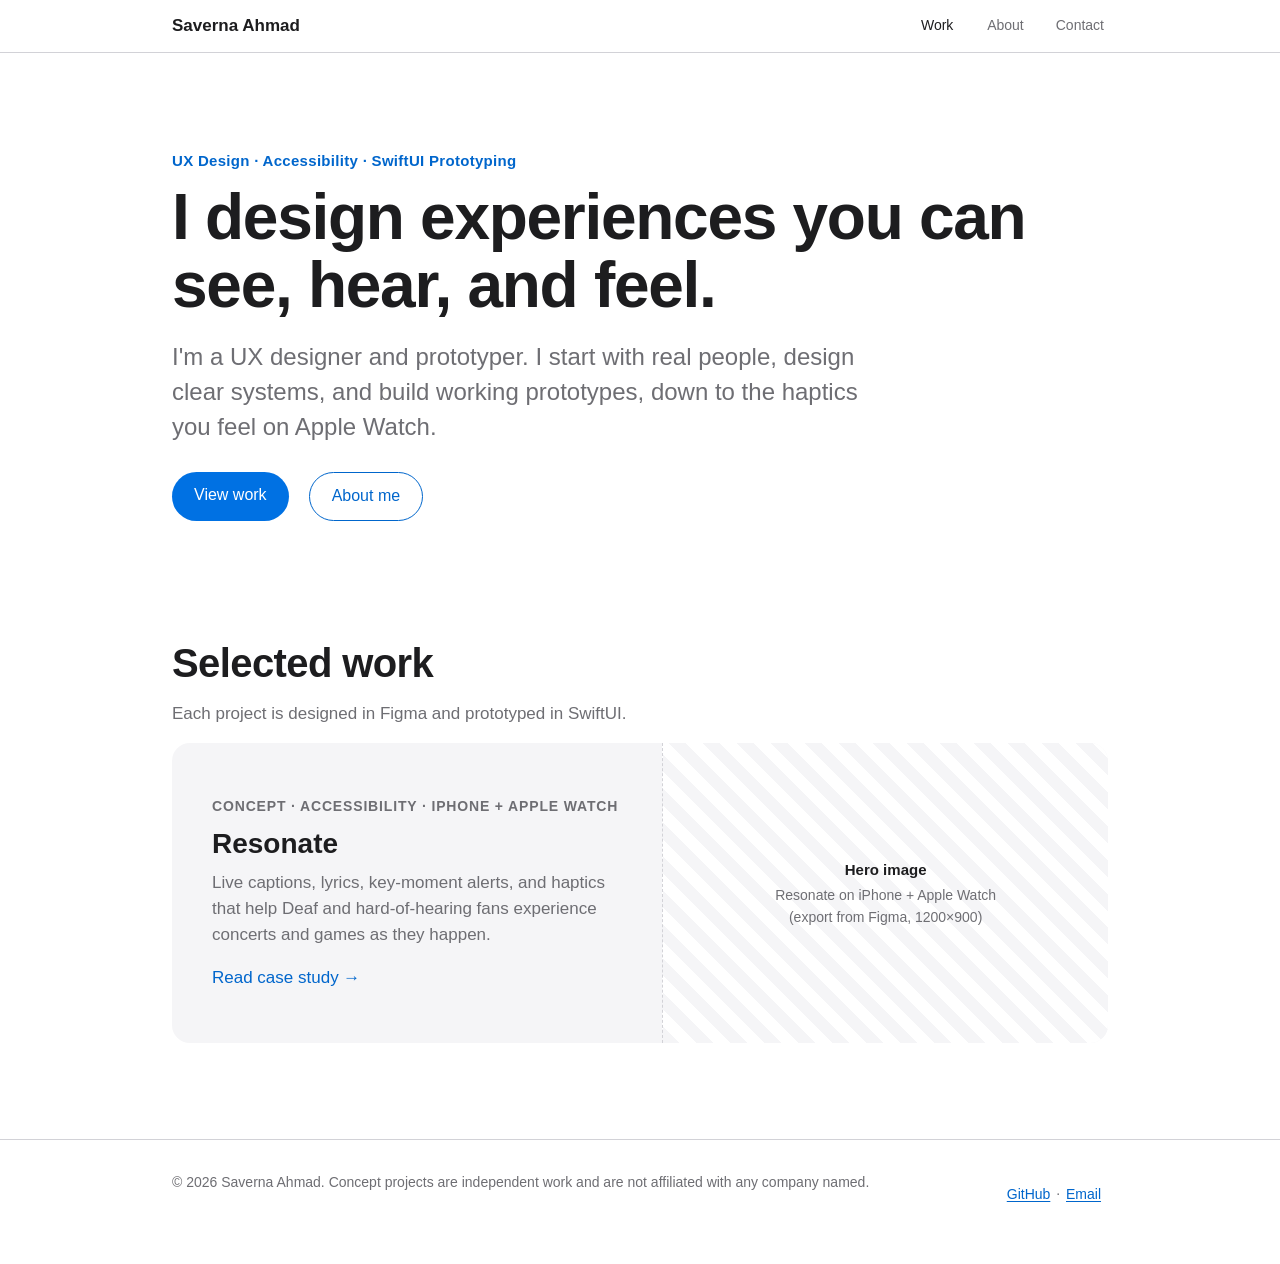
<file: index.html>
<!doctype html>
<html lang="en">
<head>
  <meta charset="utf-8">
  <meta name="viewport" content="width=device-width, initial-scale=1">
  <title>Saverna Ahmad — UX Design & Prototyping</title>
  <meta name="description" content="Portfolio of Saverna Ahmad: accessible, multisensory experiences designed in Figma and prototyped in SwiftUI.">
  <link rel="stylesheet" href="assets/style.css">
</head>
<body>
  <a class="skip" href="#main">Skip to content</a>

  <nav class="nav" aria-label="Main">
    <div class="wrap">
      <a class="name" href="index.html">Saverna Ahmad</a>
      <ul>
        <li><a href="index.html" aria-current="page">Work</a></li>
        <li><a href="about.html">About</a></li>
        <li><a href="mailto:saverna.ahmad@gmail.com">Contact</a></li>
      </ul>
    </div>
  </nav>

  <main id="main">
    <header class="hero">
      <div class="wrap">
        <p class="eyebrow">UX Design · Accessibility · SwiftUI Prototyping</p>
        <h1>I design experiences you can see, hear, and feel.</h1>
        <p class="lead">I'm a UX designer and prototyper. I start with real people, design clear systems, and build working prototypes, down to the haptics you feel on Apple Watch.</p>
        <div class="links">
          <a class="btn" href="#work">View work</a>
          <a class="btn ghost" href="about.html">About me</a>
        </div>
      </div>
    </header>

    <section id="work" aria-labelledby="work-title">
      <div class="wrap">
        <h2 id="work-title">Selected work</h2>
        <p class="soft">Each project is designed in Figma and prototyped in SwiftUI.</p>

        <div class="projects">
          <a class="card" href="resonate.html">
            <div class="info">
              <span class="tag">Concept · Accessibility · iPhone + Apple Watch</span>
              <h3>Resonate</h3>
              <p>Live captions, lyrics, key-moment alerts, and haptics that help Deaf and hard-of-hearing fans experience concerts and games as they happen.</p>
              <span class="more">Read case study →</span>
            </div>
            <div class="visual ph" role="img" aria-label="Image placeholder: Resonate on iPhone and Apple Watch">
              <div><strong>Hero image</strong>Resonate on iPhone + Apple Watch<br>(export from Figma, 1200×900)</div>
            </div>
          </a>
        </div>
      </div>
    </section>
  </main>

  <footer>
    <div class="wrap">
      <span>© 2026 Saverna Ahmad. Concept projects are independent work and are not affiliated with any company named.</span>
      <span><a href="https://github.com/SavernaA">GitHub</a> · <a href="mailto:saverna.ahmad@gmail.com">Email</a></span>
    </div>
  </footer>
  <script src="assets/edit.js"></script>
</body>
</html>
</file>
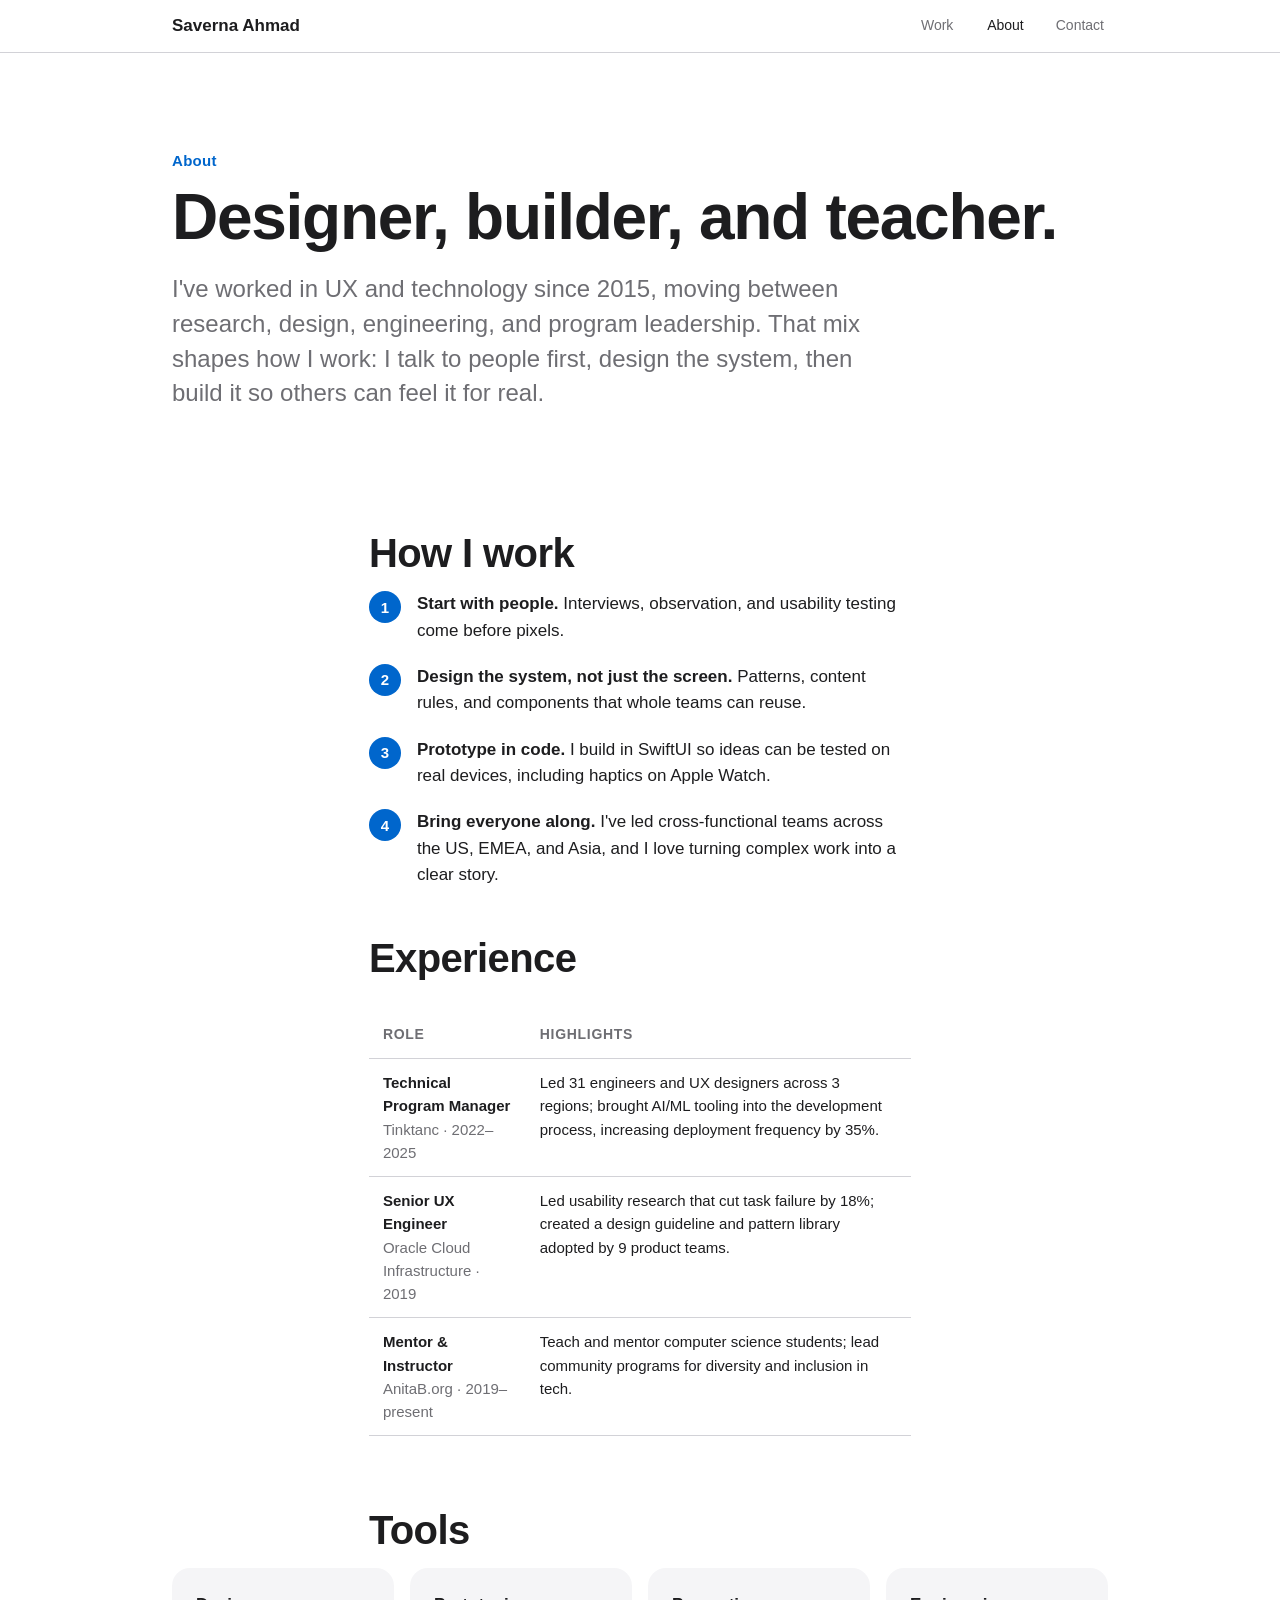
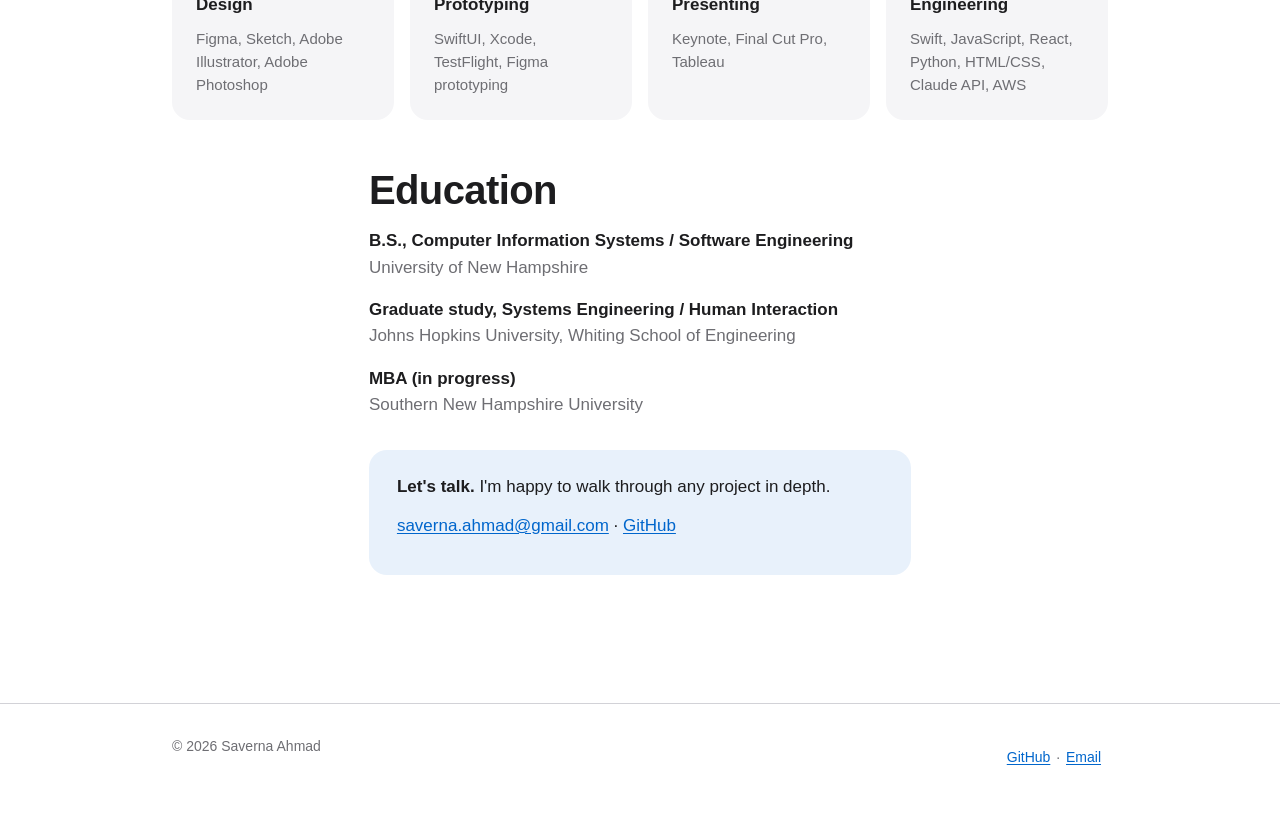
<file: about.html>
<!doctype html>
<html lang="en">
<head>
  <meta charset="utf-8">
  <meta name="viewport" content="width=device-width, initial-scale=1">
  <title>About — Saverna Ahmad</title>
  <meta name="description" content="About Saverna Ahmad, UX designer and prototyper.">
  <link rel="stylesheet" href="assets/style.css">
</head>
<body>
  <a class="skip" href="#main">Skip to content</a>
  <nav class="nav" aria-label="Main">
    <div class="wrap">
      <a class="name" href="index.html">Saverna Ahmad</a>
      <ul>
        <li><a href="index.html">Work</a></li>
        <li><a href="about.html" aria-current="page">About</a></li>
        <li><a href="mailto:saverna.ahmad@gmail.com">Contact</a></li>
      </ul>
    </div>
  </nav>

  <main id="main">
    <header class="hero">
      <div class="wrap">
        <p class="eyebrow">About</p>
        <h1>Designer, builder, and teacher.</h1>
        <p class="lead">I've worked in UX and technology since 2015, moving between research, design, engineering, and program leadership. That mix shapes how I work: I talk to people first, design the system, then build it so others can feel it for real.</p>
      </div>
    </header>

    <section>
      <div class="wrap cs">
        <h2>How I work</h2>
        <ul class="steps">
          <li><strong>Start with people.</strong> Interviews, observation, and usability testing come before pixels.</li>
          <li><strong>Design the system, not just the screen.</strong> Patterns, content rules, and components that whole teams can reuse.</li>
          <li><strong>Prototype in code.</strong> I build in SwiftUI so ideas can be tested on real devices, including haptics on Apple Watch.</li>
          <li><strong>Bring everyone along.</strong> I've led cross-functional teams across the US, EMEA, and Asia, and I love turning complex work into a clear story.</li>
        </ul>

        <h2 style="margin-top:48px">Experience</h2>
        <div class="table-scroll">
          <table>
            <thead><tr><th>Role</th><th>Highlights</th></tr></thead>
            <tbody>
              <tr><td><strong>Technical Program Manager</strong><br><span class="soft">Tinktanc · 2022–2025</span></td><td>Led 31 engineers and UX designers across 3 regions; brought AI/ML tooling into the development process, increasing deployment frequency by 35%.</td></tr>
              <tr><td><strong>Senior UX Engineer</strong><br><span class="soft">Oracle Cloud Infrastructure · 2019</span></td><td>Led usability research that cut task failure by 18%; created a design guideline and pattern library adopted by 9 product teams.</td></tr>
              <tr><td><strong>Mentor &amp; Instructor</strong><br><span class="soft">AnitaB.org · 2019–present</span></td><td>Teach and mentor computer science students; lead community programs for diversity and inclusion in tech.</td></tr>
            </tbody>
          </table>
        </div>
        <!-- TODO: Add or remove roles here so they match your résumé exactly. -->

        <h2 style="margin-top:48px">Tools</h2>
      </div>
      <div class="wrap">
        <div class="skills">
          <div><h3>Design</h3><p>Figma, Sketch, Adobe Illustrator, Adobe Photoshop</p></div>
          <div><h3>Prototyping</h3><p>SwiftUI, Xcode, TestFlight, Figma prototyping</p></div>
          <div><h3>Presenting</h3><p>Keynote, Final Cut Pro, Tableau</p></div>
          <div><h3>Engineering</h3><p>Swift, JavaScript, React, Python, HTML/CSS, Claude API, AWS</p></div>
        </div>
      </div>
      <div class="wrap cs">
        <h2 style="margin-top:48px">Education</h2>
        <p><strong>B.S., Computer Information Systems / Software Engineering</strong><br><span class="soft">University of New Hampshire</span></p>
        <p><strong>Graduate study, Systems Engineering / Human Interaction</strong><br><span class="soft">Johns Hopkins University, Whiting School of Engineering</span></p>
        <p><strong>MBA (in progress)</strong><br><span class="soft">Southern New Hampshire University</span></p>

        <div class="callout">
          <p><strong>Let's talk.</strong> I'm happy to walk through any project in depth. <a href="mailto:saverna.ahmad@gmail.com">saverna.ahmad@gmail.com</a> · <a href="https://github.com/SavernaA">GitHub</a></p>
          <!-- TODO: Add a link to your résumé PDF here, e.g. <a href="assets/Saverna_Ahmad_Resume.pdf">Résumé (PDF)</a> -->
        </div>
      </div>
    </section>
  </main>

  <footer>
    <div class="wrap">
      <span>© 2026 Saverna Ahmad</span>
      <span><a href="https://github.com/SavernaA">GitHub</a> · <a href="mailto:saverna.ahmad@gmail.com">Email</a></span>
    </div>
  </footer>
  <script src="assets/edit.js"></script>
</body>
</html>
</file>
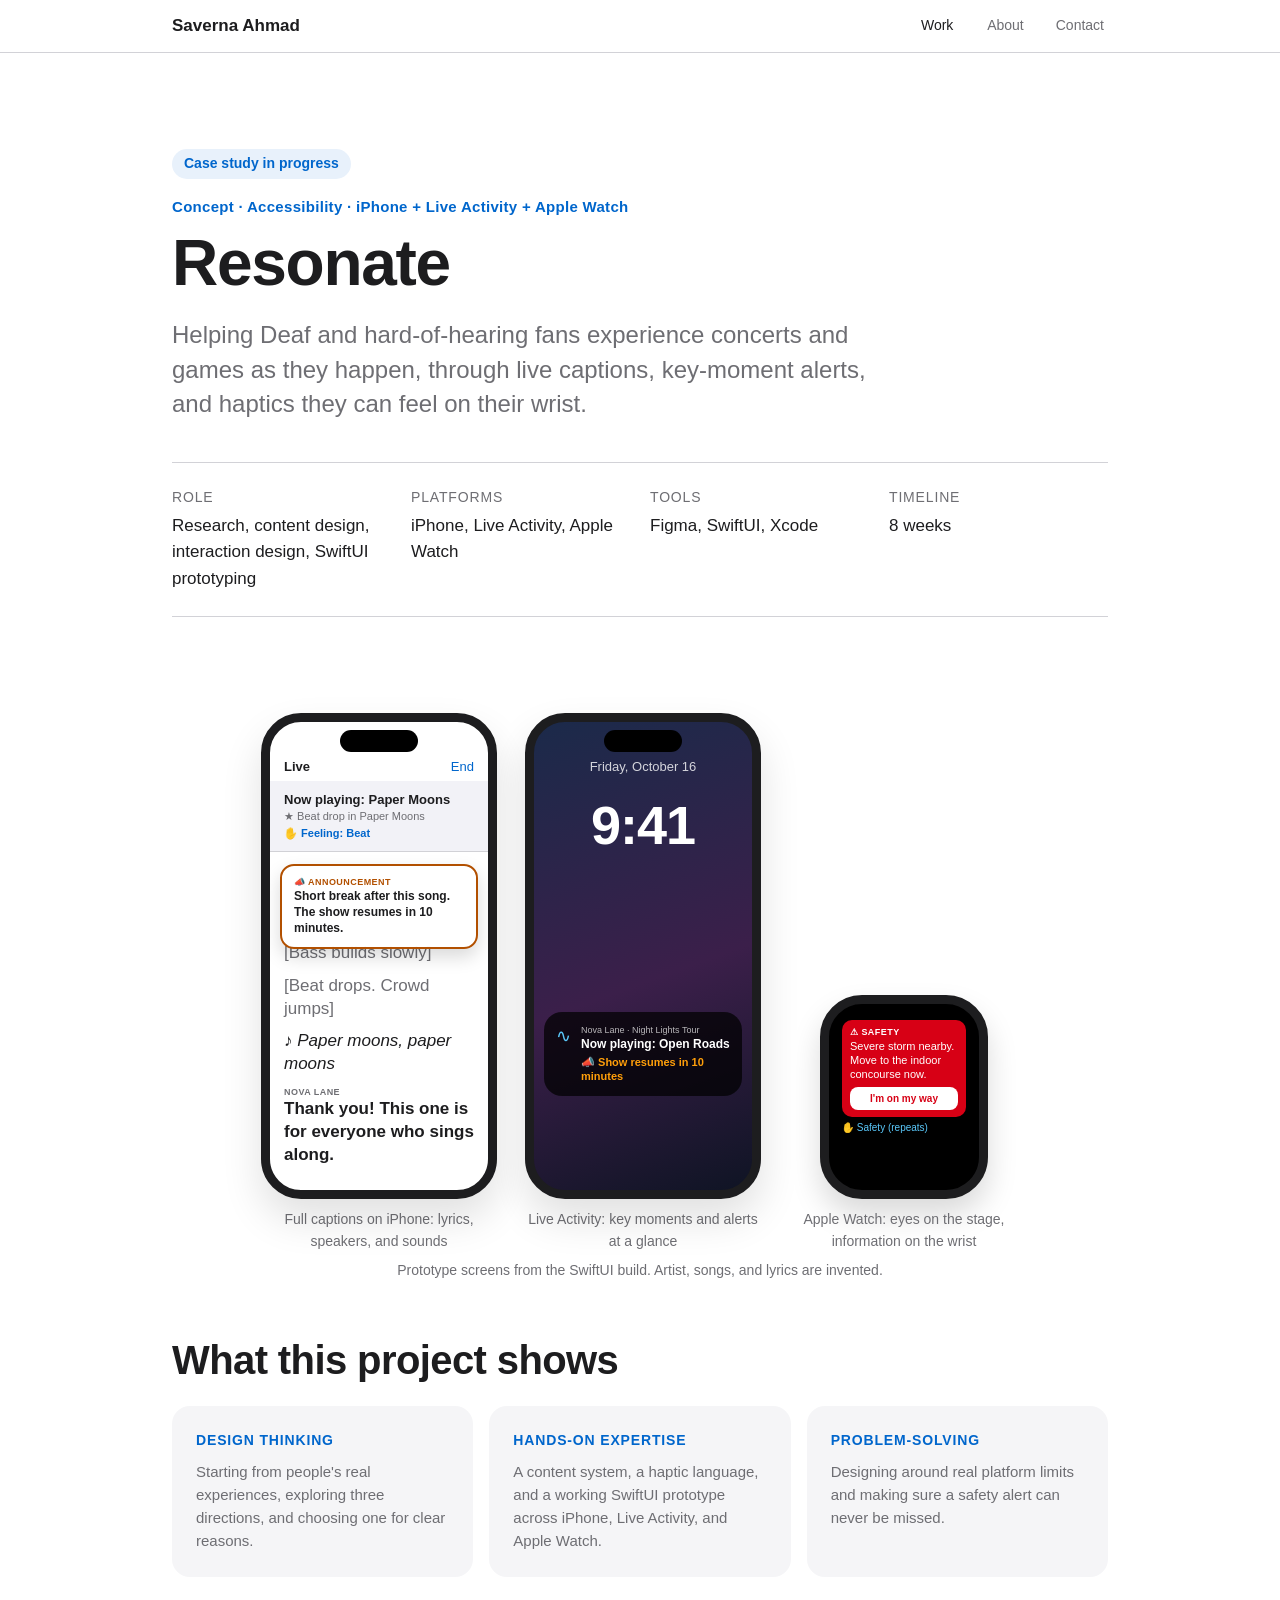
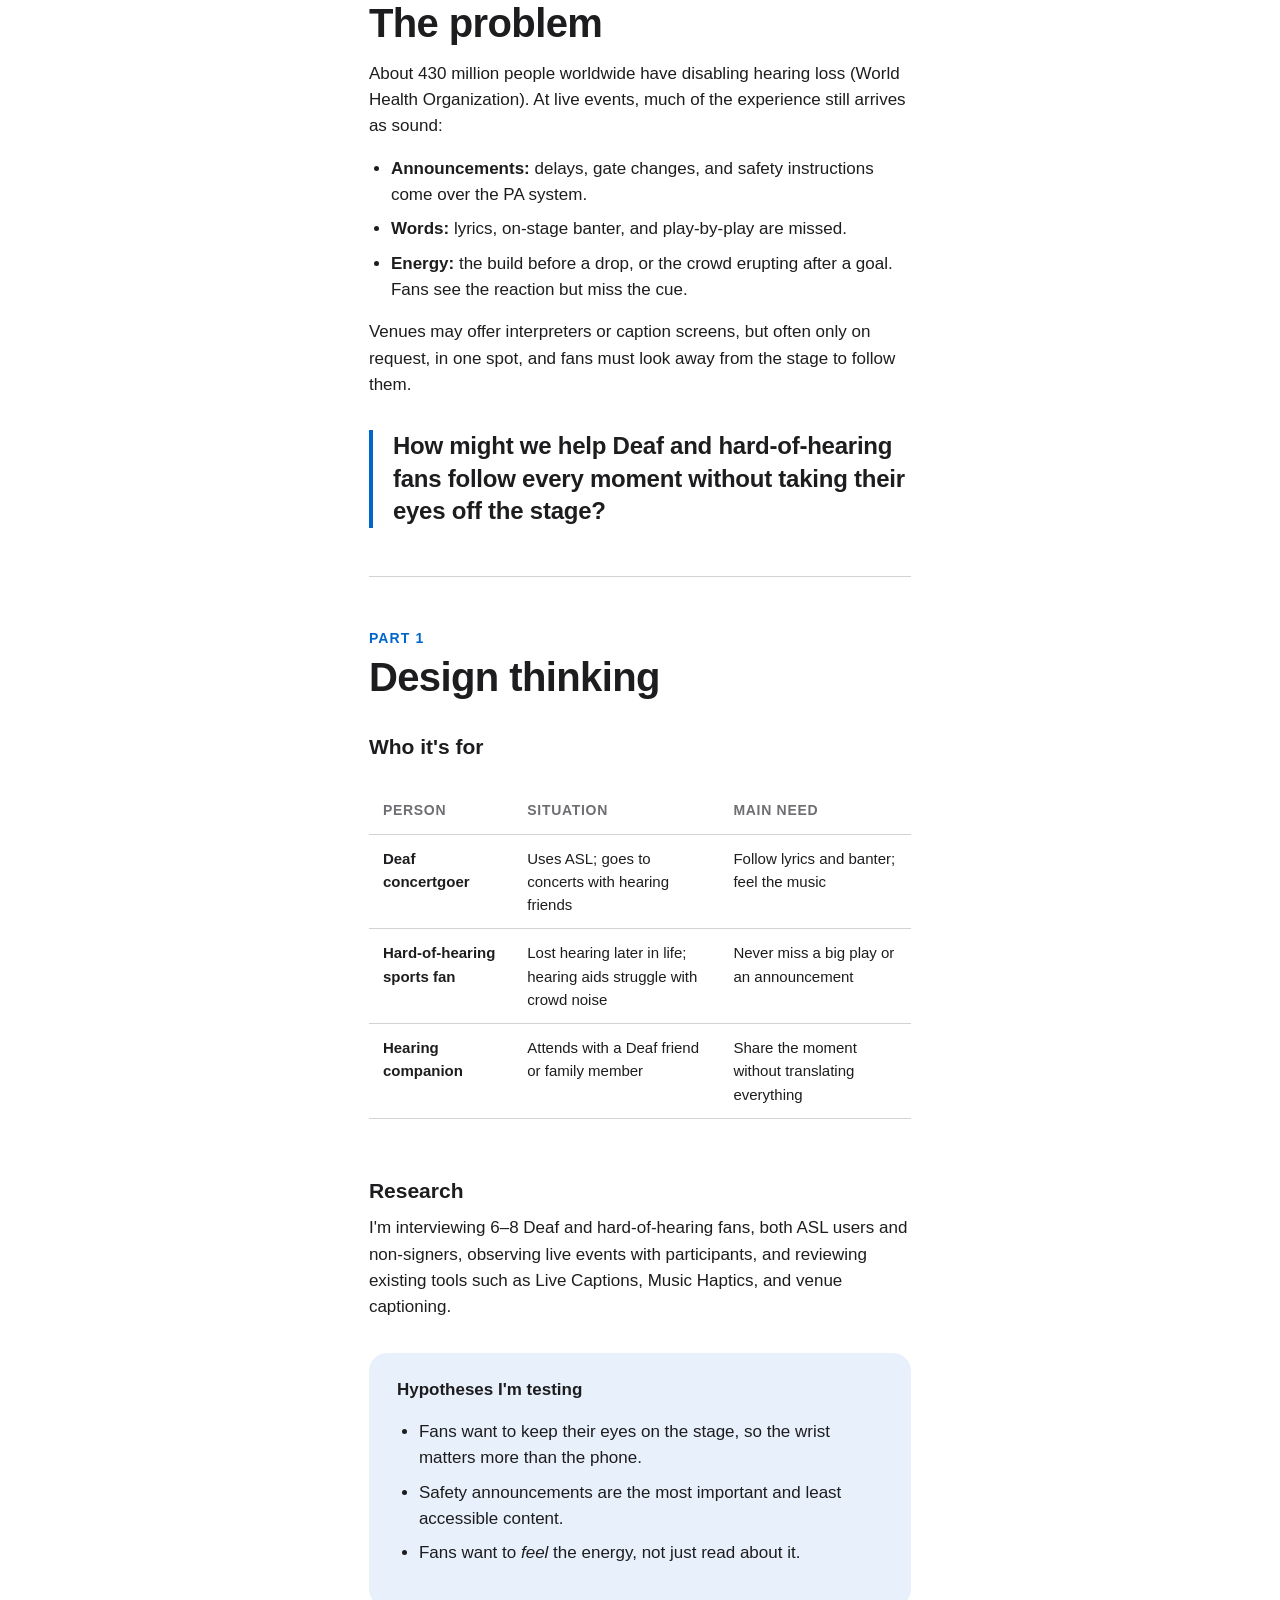
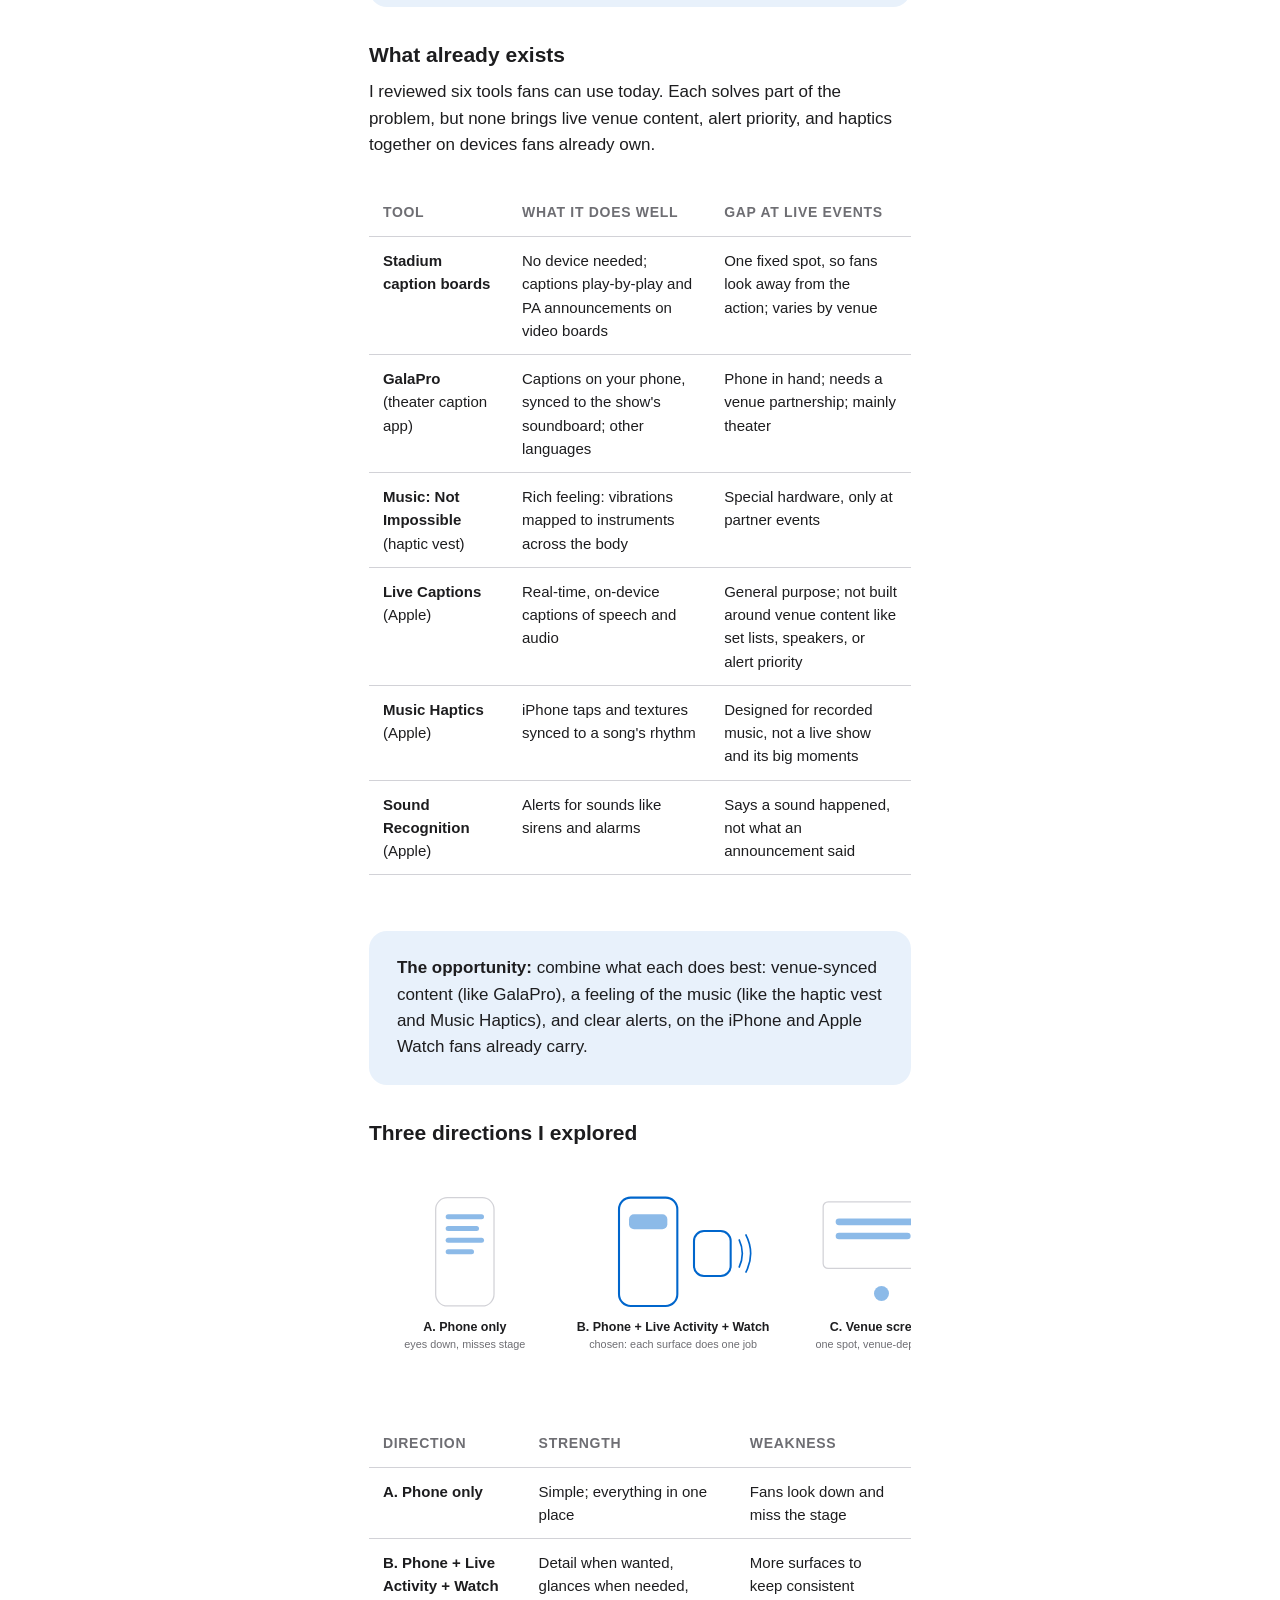
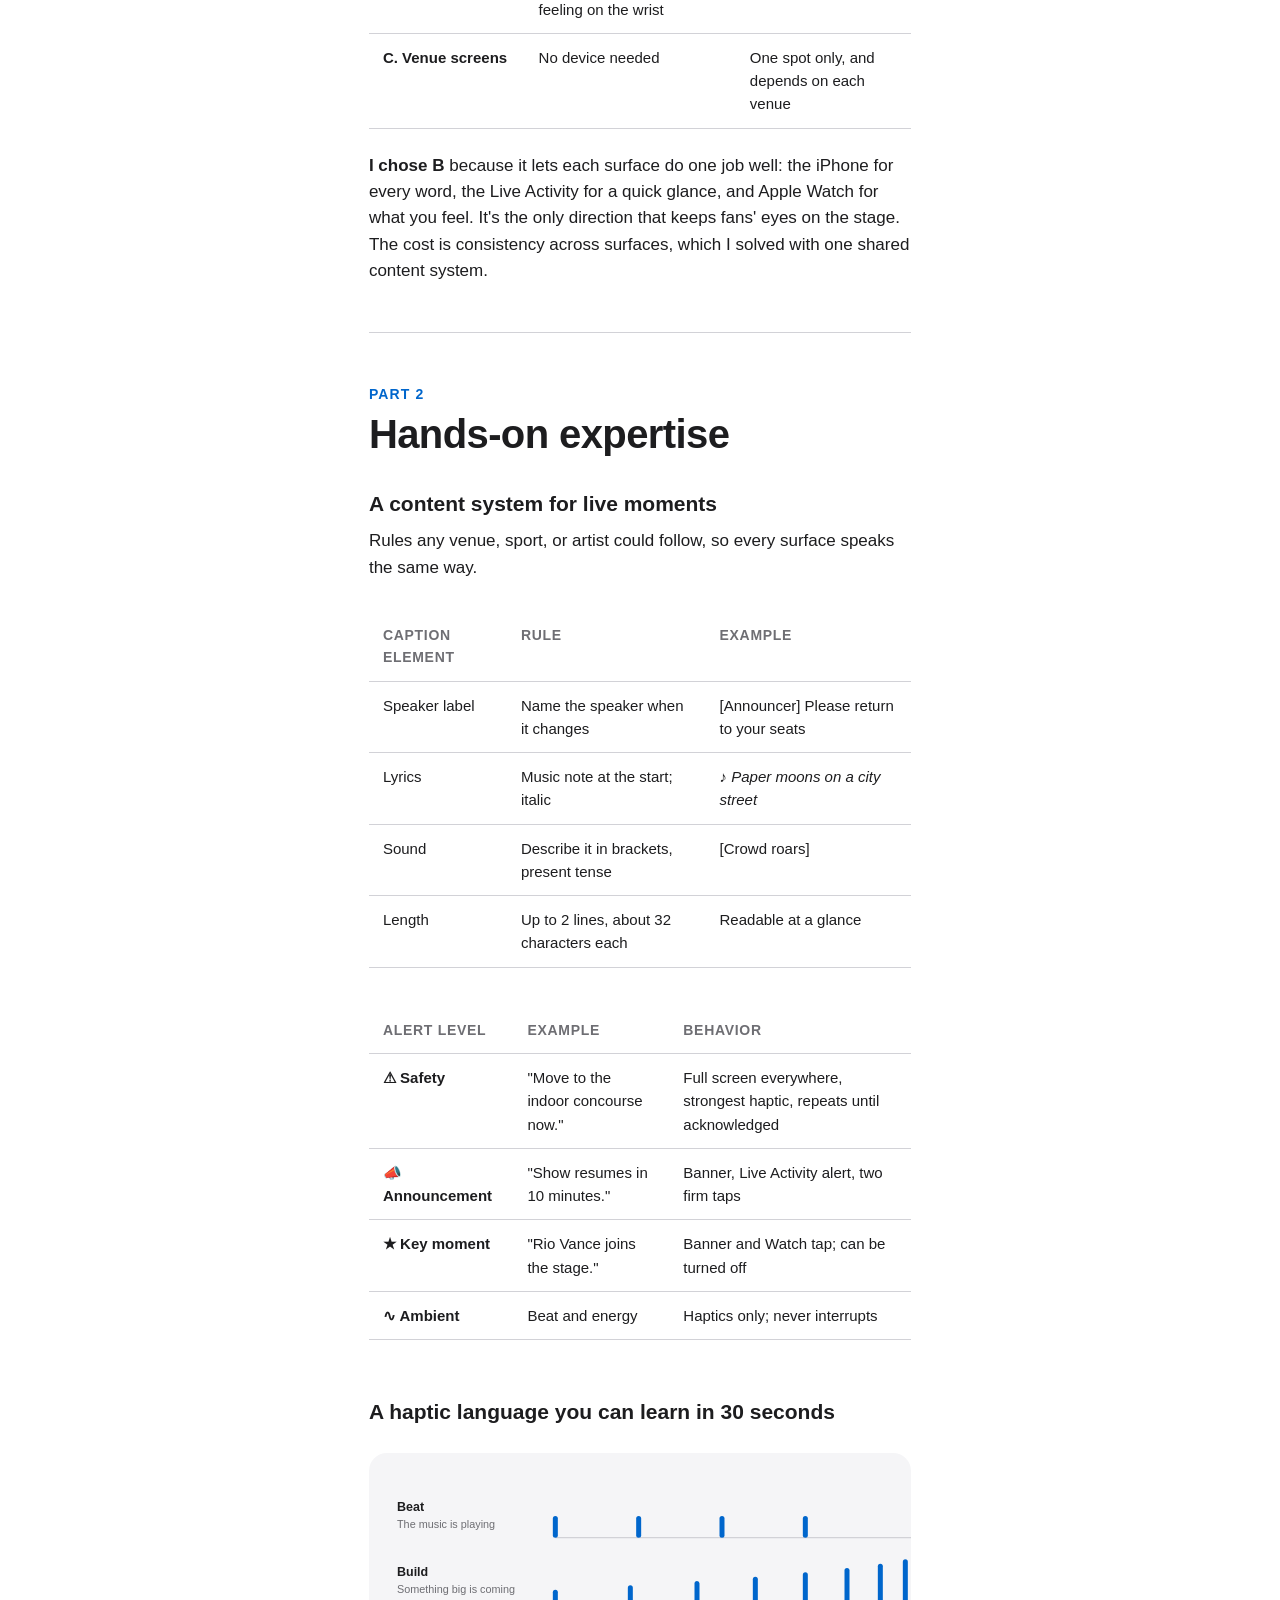
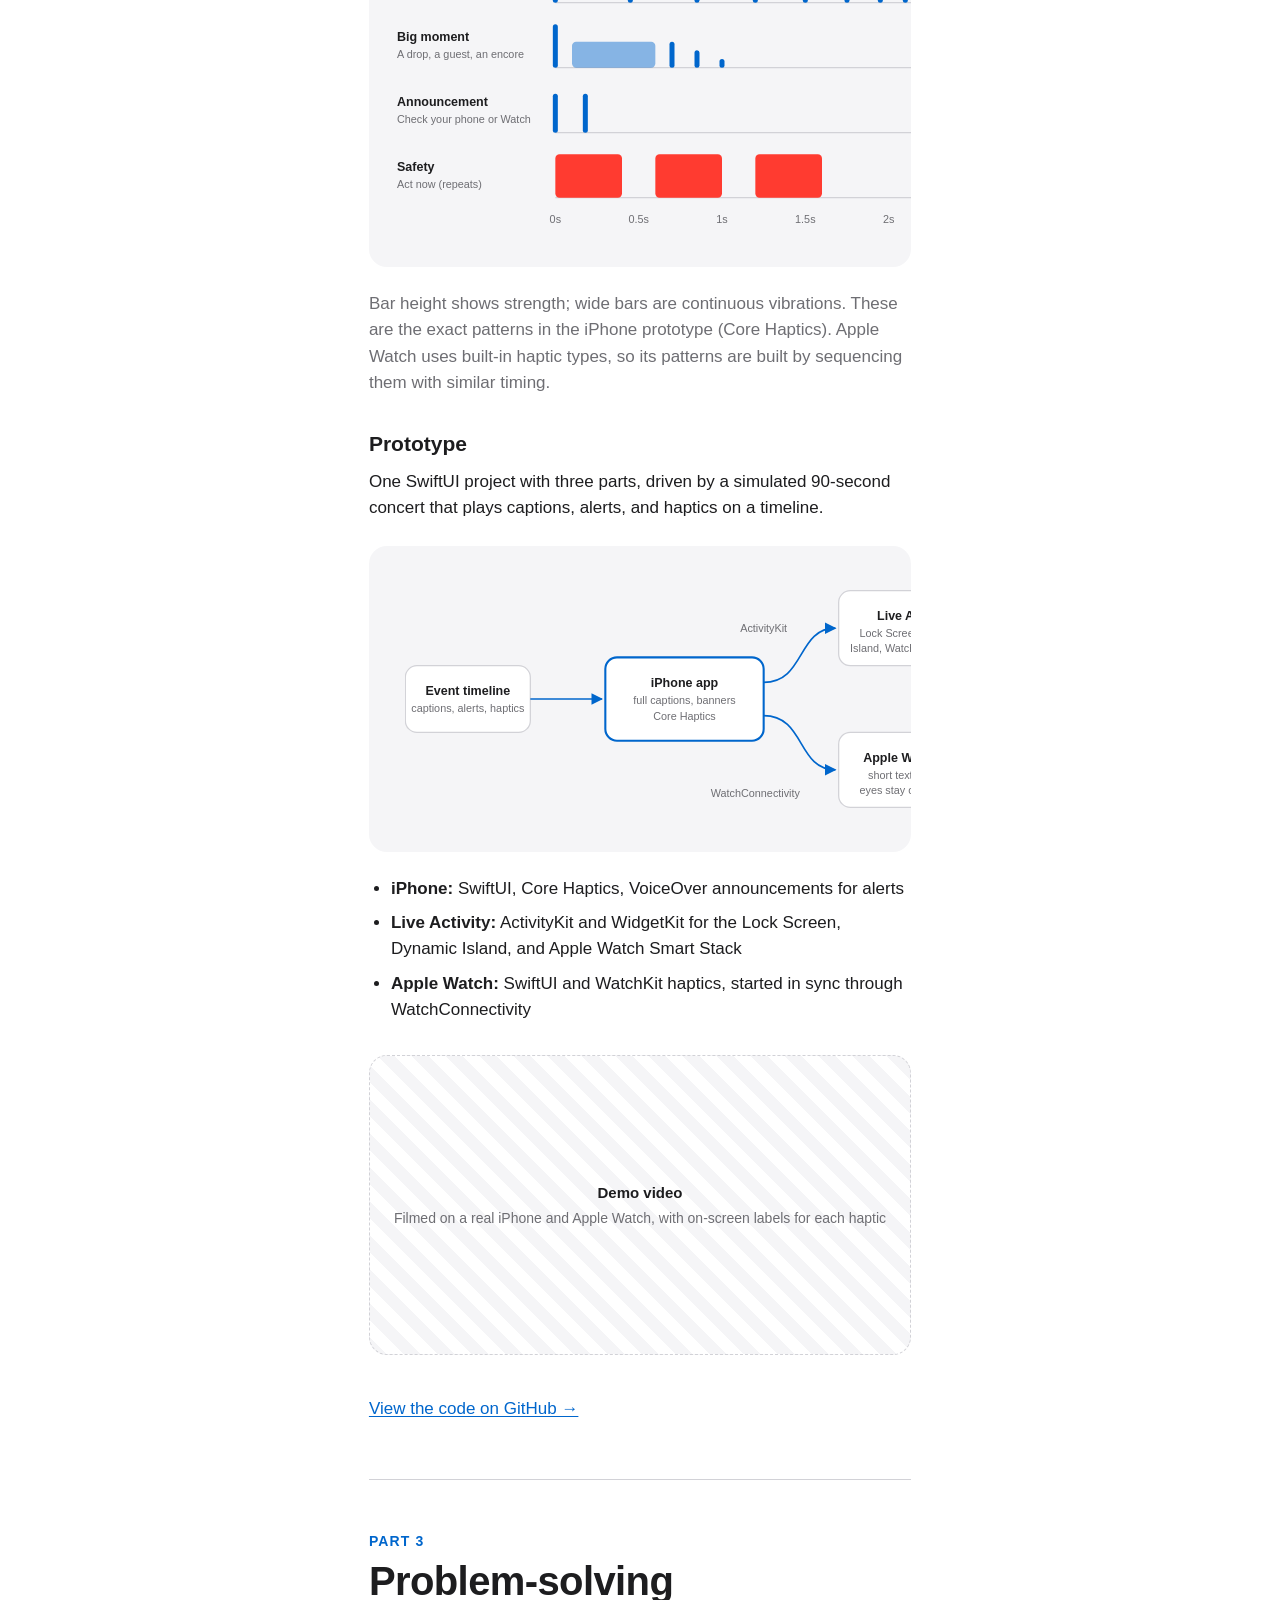
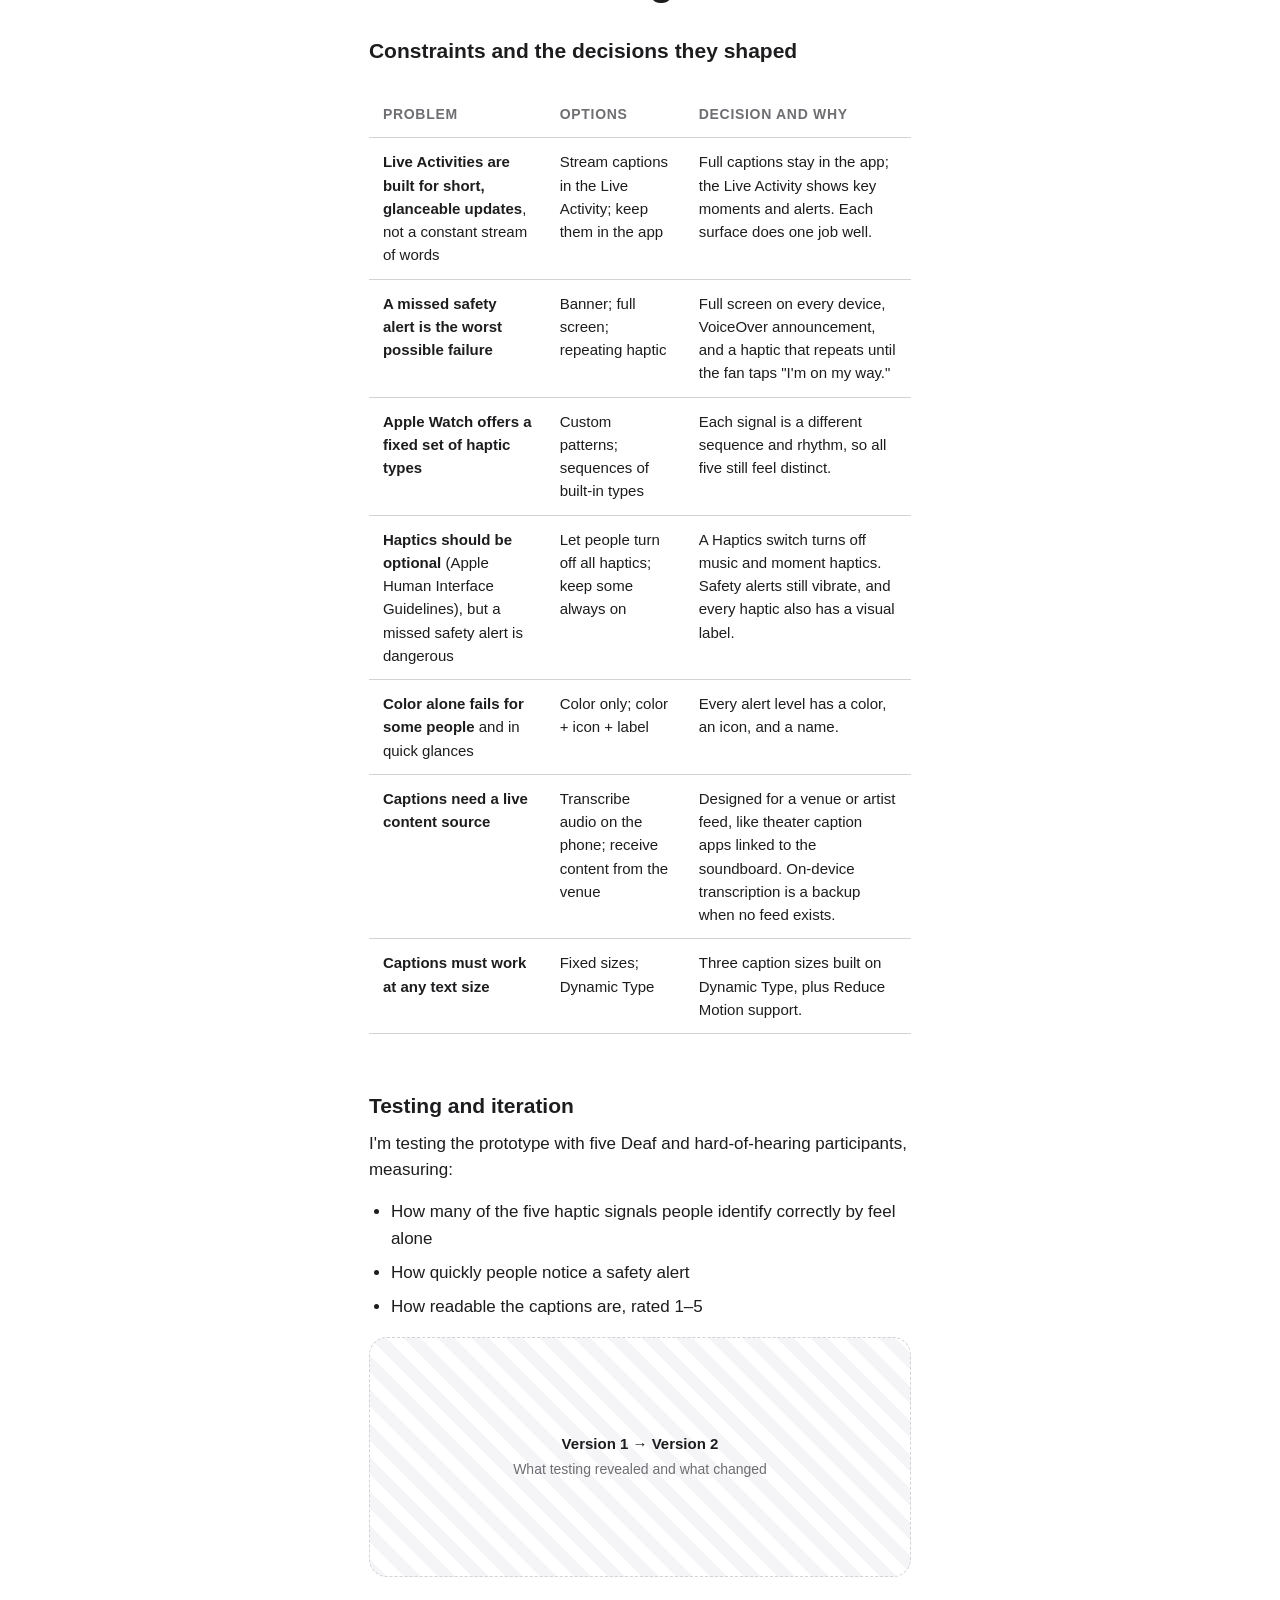
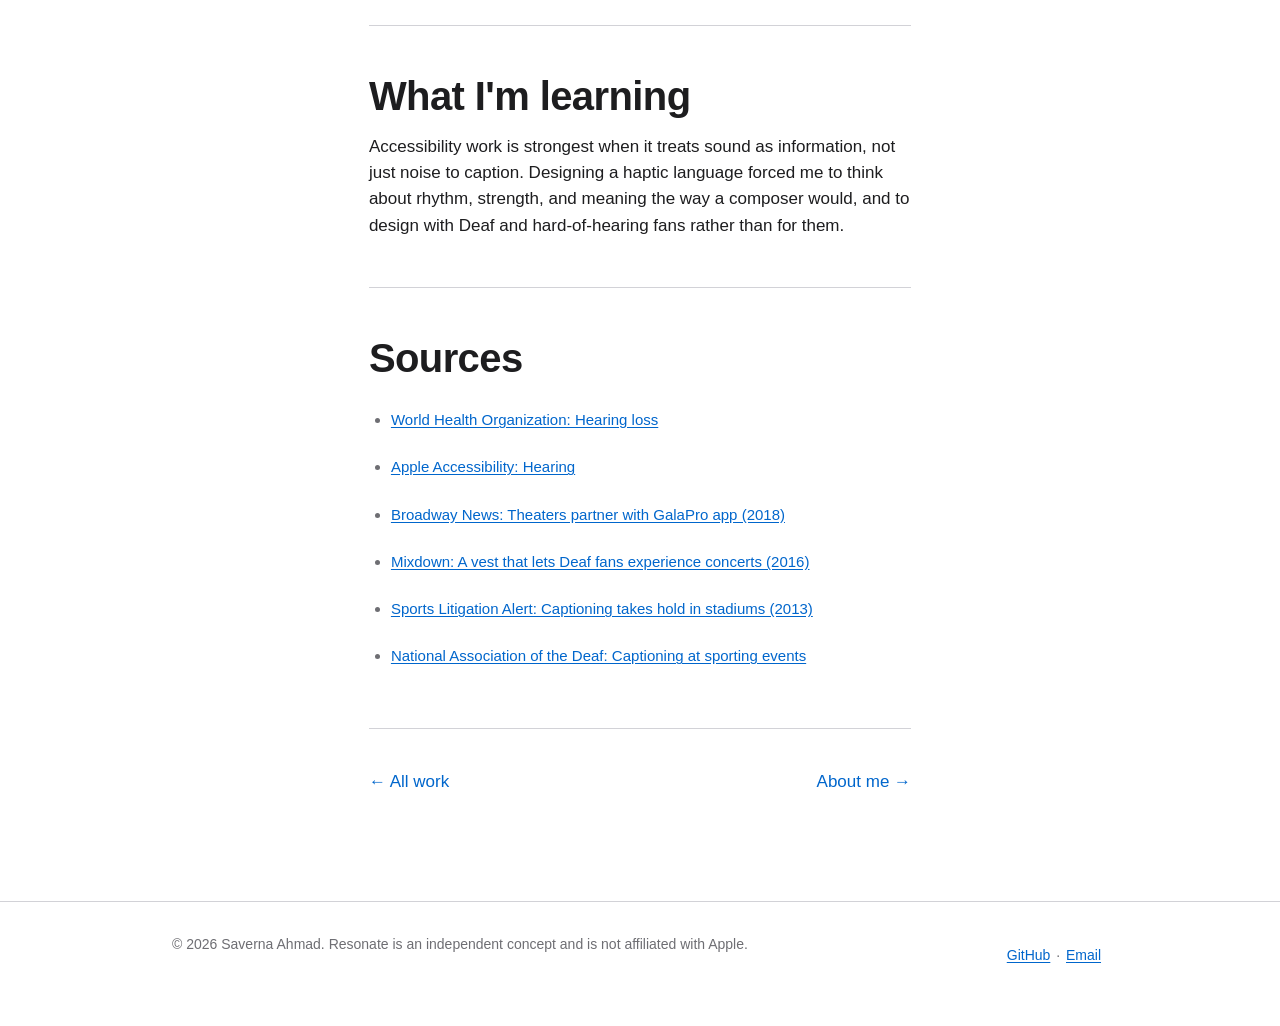
<file: resonate.html>
<!doctype html>
<html lang="en">
<head>
  <meta charset="utf-8">
  <meta name="viewport" content="width=device-width, initial-scale=1">
  <title>Resonate — Saverna Ahmad</title>
  <meta name="description" content="Resonate: live captions, alerts, and Apple Watch haptics for Deaf and hard-of-hearing fans at concerts and games.">
  <link rel="stylesheet" href="assets/style.css">
</head>
<body>
  <a class="skip" href="#main">Skip to content</a>
  <nav class="nav" aria-label="Main">
    <div class="wrap">
      <a class="name" href="index.html">Saverna Ahmad</a>
      <ul>
        <li><a href="index.html" aria-current="page">Work</a></li>
        <li><a href="about.html">About</a></li>
        <li><a href="mailto:saverna.ahmad@gmail.com">Contact</a></li>
      </ul>
    </div>
  </nav>

  <main id="main">
    <header class="hero">
      <div class="wrap">
        <span class="badge">Case study in progress</span>
        <p class="eyebrow">Concept · Accessibility · iPhone + Live Activity + Apple Watch</p>
        <h1>Resonate</h1>
        <p class="lead">Helping Deaf and hard-of-hearing fans experience concerts and games as they happen, through live captions, key-moment alerts, and haptics they can feel on their wrist.</p>
        <dl class="meta">
          <div><dt>Role</dt><dd>Research, content design, interaction design, SwiftUI prototyping</dd></div>
          <div><dt>Platforms</dt><dd>iPhone, Live Activity, Apple Watch</dd></div>
          <div><dt>Tools</dt><dd>Figma, SwiftUI, Xcode</dd></div>
          <div><dt>Timeline</dt><dd>8 weeks</dd></div>
        </dl>
      </div>
    </header>

    <!-- TODO: After running the app, replace these HTML mockups with real Simulator screenshots or Figma exports. -->
    <div class="wrap">
      <div class="devices" role="group" aria-label="Resonate prototype screens">
        <div class="device-col">
          <div class="iphone" role="img" aria-label="iPhone live captions with an announcement banner">
            <div class="island"></div>
            <div class="nav-t"><span>Live</span><span>End</span></div>
            <div class="hdr"><b>Now playing: Paper Moons</b><div class="m">★ Beat drop in Paper Moons</div><div class="h">✋ Feeling: Beat</div></div>
            <div class="banner"><div class="lv">📣 ANNOUNCEMENT</div><b>Short break after this song. The show resumes in 10 minutes.</b></div>
            <div class="caps" style="margin-top:78px">
              <div class="snd">[Bass builds slowly]</div>
              <div class="snd">[Beat drops. Crowd jumps]</div>
              <div class="lyric">♪ Paper moons, paper moons</div>
              <div><div class="spk">NOVA LANE</div><div class="line">Thank you! This one is for everyone who sings along.</div></div>
            </div>
          </div>
          <div class="cap">Full captions on iPhone: lyrics, speakers, and sounds</div>
        </div>
        <div class="device-col">
          <div class="iphone lock" role="img" aria-label="Lock Screen Live Activity showing the current song and an announcement">
            <div class="island"></div>
            <div class="date">Friday, October 16</div>
            <div class="time">9:41</div>
            <div class="la"><div class="wv">∿</div><div><div class="ev">Nova Lane · Night Lights Tour</div><b>Now playing: Open Roads</b><div class="al">📣 Show resumes in 10 minutes</div></div></div>
          </div>
          <div class="cap">Live Activity: key moments and alerts at a glance</div>
        </div>
        <div class="device-col">
          <div class="watch" role="img" aria-label="Apple Watch safety alert">
            <div class="wcard"><div class="lv">⚠ SAFETY</div><div>Severe storm nearby. Move to the indoor concourse now.</div><div class="wb">I'm on my way</div></div>
            <div class="hp">✋ Safety (repeats)</div>
          </div>
          <div class="cap">Apple Watch: eyes on the stage, information on the wrist</div>
        </div>
      </div>
      <p class="mock-note">Prototype screens from the SwiftUI build. Artist, songs, and lyrics are invented.</p>
    </div>

    <section>
      <div class="wrap">
        <h2>What this project shows</h2>
        <div class="pillars">
          <a class="pillar" href="#thinking"><div class="k">Design thinking</div><p>Starting from people's real experiences, exploring three directions, and choosing one for clear reasons.</p></a>
          <a class="pillar" href="#hands-on"><div class="k">Hands-on expertise</div><p>A content system, a haptic language, and a working SwiftUI prototype across iPhone, Live Activity, and Apple Watch.</p></a>
          <a class="pillar" href="#problem-solving"><div class="k">Problem-solving</div><p>Designing around real platform limits and making sure a safety alert can never be missed.</p></a>
        </div>
      </div>

      <div class="wrap cs">
        <h2>The problem</h2>
        <p>About 430 million people worldwide have disabling hearing loss (World Health Organization). At live events, much of the experience still arrives as sound:</p>
        <ul>
          <li><strong>Announcements:</strong> delays, gate changes, and safety instructions come over the PA system.</li>
          <li><strong>Words:</strong> lyrics, on-stage banter, and play-by-play are missed.</li>
          <li><strong>Energy:</strong> the build before a drop, or the crowd erupting after a goal. Fans see the reaction but miss the cue.</li>
        </ul>
        <p>Venues may offer interpreters or caption screens, but often only on request, in one spot, and fans must look away from the stage to follow them.</p>
        <p class="quote">How might we help Deaf and hard-of-hearing fans follow every moment without taking their eyes off the stage?</p>

        <!-- ============ DESIGN THINKING ============ -->
        <div class="part" id="thinking">
          <span class="section-label">Part 1</span>
          <h2>Design thinking</h2>

          <h3>Who it's for</h3>
          <div class="table-scroll">
            <table>
              <thead><tr><th>Person</th><th>Situation</th><th>Main need</th></tr></thead>
              <tbody>
                <tr><td><strong>Deaf concertgoer</strong></td><td>Uses ASL; goes to concerts with hearing friends</td><td>Follow lyrics and banter; feel the music</td></tr>
                <tr><td><strong>Hard-of-hearing sports fan</strong></td><td>Lost hearing later in life; hearing aids struggle with crowd noise</td><td>Never miss a big play or an announcement</td></tr>
                <tr><td><strong>Hearing companion</strong></td><td>Attends with a Deaf friend or family member</td><td>Share the moment without translating everything</td></tr>
              </tbody>
            </table>
          </div>

          <h3>Research</h3>
          <!-- TODO: Replace with your real research: who you spoke to, 3 insights, and a quote for each. -->
          <p>I'm interviewing 6–8 Deaf and hard-of-hearing fans, both ASL users and non-signers, observing live events with participants, and reviewing existing tools such as Live Captions, Music Haptics, and venue captioning.</p>
          <div class="callout">
            <p><strong>Hypotheses I'm testing</strong></p>
            <ul>
              <li>Fans want to keep their eyes on the stage, so the wrist matters more than the phone.</li>
              <li>Safety announcements are the most important and least accessible content.</li>
              <li>Fans want to <em>feel</em> the energy, not just read about it.</li>
            </ul>
          </div>

          <h3>What already exists</h3>
          <p>I reviewed six tools fans can use today. Each solves part of the problem, but none brings live venue content, alert priority, and haptics together on devices fans already own.</p>
          <div class="table-scroll">
            <table>
              <thead><tr><th>Tool</th><th>What it does well</th><th>Gap at live events</th></tr></thead>
              <tbody>
                <tr><td><strong>Stadium caption boards</strong></td><td>No device needed; captions play-by-play and PA announcements on video boards</td><td>One fixed spot, so fans look away from the action; varies by venue</td></tr>
                <tr><td><strong>GalaPro</strong> (theater caption app)</td><td>Captions on your phone, synced to the show's soundboard; other languages</td><td>Phone in hand; needs a venue partnership; mainly theater</td></tr>
                <tr><td><strong>Music: Not Impossible</strong> (haptic vest)</td><td>Rich feeling: vibrations mapped to instruments across the body</td><td>Special hardware, only at partner events</td></tr>
                <tr><td><strong>Live Captions</strong> (Apple)</td><td>Real-time, on-device captions of speech and audio</td><td>General purpose; not built around venue content like set lists, speakers, or alert priority</td></tr>
                <tr><td><strong>Music Haptics</strong> (Apple)</td><td>iPhone taps and textures synced to a song's rhythm</td><td>Designed for recorded music, not a live show and its big moments</td></tr>
                <tr><td><strong>Sound Recognition</strong> (Apple)</td><td>Alerts for sounds like sirens and alarms</td><td>Says a sound happened, not what an announcement said</td></tr>
              </tbody>
            </table>
          </div>
          <div class="callout"><p><strong>The opportunity:</strong> combine what each does best: venue-synced content (like GalaPro), a feeling of the music (like the haptic vest and Music Haptics), and clear alerts, on the iPhone and Apple Watch fans already carry.</p></div>

          <h3>Three directions I explored</h3>
          <figure>
            <svg class="diagram" viewBox="0 0 720 230" role="img" aria-labelledby="con-t con-d"><title id="con-t">Three directions explored</title><desc id="con-d">A: everything on the phone. B: phone, Live Activity, and Watch working together. C: the venue's big screens.</desc>
<g><rect x="80" y="20" width="70" height="130" rx="14" class="d-box"/><rect x="92" y="40" width="46" height="6" rx="3" class="d-fill-soft"/><rect x="92" y="54" width="40" height="6" rx="3" class="d-fill-soft"/><rect x="92" y="68" width="46" height="6" rx="3" class="d-fill-soft"/><rect x="92" y="82" width="34" height="6" rx="3" class="d-fill-soft"/><text x="115" y="180" text-anchor="middle" class="d-strong">A. Phone only</text><text x="115" y="200" text-anchor="middle" class="d-soft">eyes down, misses stage</text></g>
<g><rect x="300" y="20" width="70" height="130" rx="14" class="d-box d-box-accent"/><rect x="312" y="40" width="46" height="18" rx="6" class="d-fill-soft"/><rect x="390" y="60" width="44" height="54" rx="12" class="d-box d-box-accent"/><path d="M444 70 q8 17 0 34 M452 64 q12 23 0 46" class="d-line" fill="none"/><text x="365" y="180" text-anchor="middle" class="d-strong">B. Phone + Live Activity + Watch</text><text x="365" y="200" text-anchor="middle" class="d-soft">chosen: each surface does one job</text></g>
<g><rect x="545" y="25" width="140" height="80" rx="6" class="d-box"/><rect x="560" y="45" width="110" height="8" rx="4" class="d-fill-soft"/><rect x="560" y="62" width="90" height="8" rx="4" class="d-fill-soft"/><circle cx="615" cy="135" r="9" class="d-fill-soft"/><text x="615" y="180" text-anchor="middle" class="d-strong">C. Venue screens</text><text x="615" y="200" text-anchor="middle" class="d-soft">one spot, venue-dependent</text></g>
</svg>
          </figure>
          <div class="table-scroll">
            <table>
              <thead><tr><th>Direction</th><th>Strength</th><th>Weakness</th></tr></thead>
              <tbody>
                <tr><td><strong>A. Phone only</strong></td><td>Simple; everything in one place</td><td>Fans look down and miss the stage</td></tr>
                <tr><td><strong>B. Phone + Live Activity + Watch</strong></td><td>Detail when wanted, glances when needed, feeling on the wrist</td><td>More surfaces to keep consistent</td></tr>
                <tr><td><strong>C. Venue screens</strong></td><td>No device needed</td><td>One spot only, and depends on each venue</td></tr>
              </tbody>
            </table>
          </div>
          <p><strong>I chose B</strong> because it lets each surface do one job well: the iPhone for every word, the Live Activity for a quick glance, and Apple Watch for what you feel. It's the only direction that keeps fans' eyes on the stage. The cost is consistency across surfaces, which I solved with one shared content system.</p>
          <!-- TODO: Add photos of your hand sketches for each direction. -->
        </div>

        <!-- ============ HANDS-ON ============ -->
        <div class="part" id="hands-on">
          <span class="section-label">Part 2</span>
          <h2>Hands-on expertise</h2>

          <h3>A content system for live moments</h3>
          <p>Rules any venue, sport, or artist could follow, so every surface speaks the same way.</p>
          <div class="table-scroll">
            <table>
              <thead><tr><th>Caption element</th><th>Rule</th><th>Example</th></tr></thead>
              <tbody>
                <tr><td>Speaker label</td><td>Name the speaker when it changes</td><td>[Announcer] Please return to your seats</td></tr>
                <tr><td>Lyrics</td><td>Music note at the start; italic</td><td>♪ <em>Paper moons on a city street</em></td></tr>
                <tr><td>Sound</td><td>Describe it in brackets, present tense</td><td>[Crowd roars]</td></tr>
                <tr><td>Length</td><td>Up to 2 lines, about 32 characters each</td><td>Readable at a glance</td></tr>
              </tbody>
            </table>
          </div>
          <div class="table-scroll">
            <table>
              <thead><tr><th>Alert level</th><th>Example</th><th>Behavior</th></tr></thead>
              <tbody>
                <tr><td><strong>⚠ Safety</strong></td><td>"Move to the indoor concourse now."</td><td>Full screen everywhere, strongest haptic, repeats until acknowledged</td></tr>
                <tr><td><strong>📣 Announcement</strong></td><td>"Show resumes in 10 minutes."</td><td>Banner, Live Activity alert, two firm taps</td></tr>
                <tr><td><strong>★ Key moment</strong></td><td>"Rio Vance joins the stage."</td><td>Banner and Watch tap; can be turned off</td></tr>
                <tr><td><strong>∿ Ambient</strong></td><td>Beat and energy</td><td>Haptics only; never interrupts</td></tr>
              </tbody>
            </table>
          </div>

          <h3>A haptic language you can learn in 30 seconds</h3>
          <div class="panel" tabindex="0" role="region" aria-label="Haptic vocabulary diagram">
            <svg class="diagram" viewBox="0 0 720 430" role="img" aria-labelledby="hapt-t hapt-d"><title id="hapt-t">Resonate haptic vocabulary</title><desc id="hapt-d">Timelines of five haptic signals. Bar height shows strength; wide bars are continuous vibrations.</desc><text x="0" y="36" class="d-strong">Beat</text><text x="0" y="56" class="d-soft">The music is playing</text><line x1="190" y1="68" x2="690.0" y2="68" class="d-axis"/><rect x="187.0" y="42.0" width="6" height="26.0" rx="3" class="d-fill"/><rect x="287.0" y="42.0" width="6" height="26.0" rx="3" class="d-fill"/><rect x="387.0" y="42.0" width="6" height="26.0" rx="3" class="d-fill"/><rect x="487.0" y="42.0" width="6" height="26.0" rx="3" class="d-fill"/><text x="0" y="114" class="d-strong">Build</text><text x="0" y="134" class="d-soft">Something big is coming</text><line x1="190" y1="146" x2="690.0" y2="146" class="d-axis"/><rect x="187.0" y="130.4" width="6" height="15.6" rx="3" class="d-fill"/><rect x="277.0" y="125.2" width="6" height="20.8" rx="3" class="d-fill"/><rect x="357.0" y="120.0" width="6" height="26.0" rx="3" class="d-fill"/><rect x="427.0" y="114.8" width="6" height="31.2" rx="3" class="d-fill"/><rect x="487.0" y="109.6" width="6" height="36.4" rx="3" class="d-fill"/><rect x="537.0" y="104.4" width="6" height="41.6" rx="3" class="d-fill"/><rect x="577.0" y="99.2" width="6" height="46.8" rx="3" class="d-fill"/><rect x="607.0" y="94.0" width="6" height="52.0" rx="3" class="d-fill"/><text x="0" y="192" class="d-strong">Big moment</text><text x="0" y="212" class="d-soft">A drop, a guest, an encore</text><line x1="190" y1="224" x2="690.0" y2="224" class="d-axis"/><rect x="187.0" y="172.0" width="6" height="52.0" rx="3" class="d-fill"/><rect x="210.0" y="192.8" width="100.0" height="31.2" rx="5" class="d-fill-soft"/><rect x="327.0" y="192.8" width="6" height="31.2" rx="3" class="d-fill"/><rect x="357.0" y="203.2" width="6" height="20.8" rx="3" class="d-fill"/><rect x="387.0" y="213.6" width="6" height="10.4" rx="3" class="d-fill"/><text x="0" y="270" class="d-strong">Announcement</text><text x="0" y="290" class="d-soft">Check your phone or Watch</text><line x1="190" y1="302" x2="690.0" y2="302" class="d-axis"/><rect x="187.0" y="255.2" width="6" height="46.8" rx="3" class="d-fill"/><rect x="223.0" y="255.2" width="6" height="46.8" rx="3" class="d-fill"/><text x="0" y="348" class="d-strong">Safety</text><text x="0" y="368" class="d-soft">Act now (repeats)</text><line x1="190" y1="380" x2="690.0" y2="380" class="d-axis"/><rect x="190.0" y="328.0" width="80.0" height="52.0" rx="5" class="d-red"/><rect x="310.0" y="328.0" width="80.0" height="52.0" rx="5" class="d-red"/><rect x="430.0" y="328.0" width="80.0" height="52.0" rx="5" class="d-red"/><text x="190" y="410" text-anchor="middle" class="d-soft">0s</text><text x="290" y="410" text-anchor="middle" class="d-soft">0.5s</text><text x="390" y="410" text-anchor="middle" class="d-soft">1s</text><text x="490" y="410" text-anchor="middle" class="d-soft">1.5s</text><text x="590" y="410" text-anchor="middle" class="d-soft">2s</text><text x="690" y="410" text-anchor="middle" class="d-soft">2.5s</text></svg>
          </div>
          <p class="soft">Bar height shows strength; wide bars are continuous vibrations. These are the exact patterns in the iPhone prototype (Core Haptics). Apple Watch uses built-in haptic types, so its patterns are built by sequencing them with similar timing.</p>

          <h3>Prototype</h3>
          <p>One SwiftUI project with three parts, driven by a simulated 90-second concert that plays captions, alerts, and haptics on a timeline.</p>
          <div class="panel" tabindex="0" role="region" aria-label="How Resonate works diagram">
            <svg class="diagram" viewBox="0 0 720 300" role="img" aria-labelledby="arch-t arch-d"><title id="arch-t">How Resonate works</title><desc id="arch-d">An event timeline feeds the iPhone app. The iPhone app updates the Live Activity and tells the Apple Watch app to start in sync.</desc>
<defs><marker id="ar" viewBox="0 0 10 10" refX="9" refY="5" markerWidth="7" markerHeight="7" orient="auto"><path d="M0,0 L10,5 L0,10 z" class="d-fill"/></marker></defs>
<rect x="10" y="110" width="150" height="80" rx="14" class="d-box"/><text x="85" y="145" text-anchor="middle" class="d-strong">Event timeline</text><text x="85" y="166" text-anchor="middle" class="d-soft">captions, alerts, haptics</text>
<rect x="250" y="100" width="190" height="100" rx="14" class="d-box d-box-accent"/><text x="345" y="135" text-anchor="middle" class="d-strong">iPhone app</text><text x="345" y="156" text-anchor="middle" class="d-soft">full captions, banners</text><text x="345" y="175" text-anchor="middle" class="d-soft">Core Haptics</text>
<rect x="530" y="20" width="180" height="90" rx="14" class="d-box"/><text x="620" y="55" text-anchor="middle" class="d-strong">Live Activity</text><text x="620" y="76" text-anchor="middle" class="d-soft">Lock Screen, Dynamic</text><text x="620" y="94" text-anchor="middle" class="d-soft">Island, Watch Smart Stack</text>
<rect x="530" y="190" width="180" height="90" rx="14" class="d-box"/><text x="620" y="225" text-anchor="middle" class="d-strong">Apple Watch app</text><text x="620" y="246" text-anchor="middle" class="d-soft">short text + haptics</text><text x="620" y="264" text-anchor="middle" class="d-soft">eyes stay on the stage</text>
<line x1="160" y1="150" x2="246" y2="150" class="d-line" marker-end="url(#ar)"/>
<path d="M440 130 C 490 130, 480 65, 526 65" class="d-line" fill="none" marker-end="url(#ar)"/><text x="440" y="70" text-anchor="middle" class="d-soft">ActivityKit</text>
<path d="M440 170 C 490 170, 480 235, 526 235" class="d-line" fill="none" marker-end="url(#ar)"/><text x="430" y="268" text-anchor="middle" class="d-soft">WatchConnectivity</text>
</svg>
          </div>
          <ul>
            <li><strong>iPhone:</strong> SwiftUI, Core Haptics, VoiceOver announcements for alerts</li>
            <li><strong>Live Activity:</strong> ActivityKit and WidgetKit for the Lock Screen, Dynamic Island, and Apple Watch Smart Stack</li>
            <li><strong>Apple Watch:</strong> SwiftUI and WatchKit haptics, started in sync through WatchConnectivity</li>
          </ul>
          <figure>
            <div class="ph" role="img" aria-label="Video placeholder: prototype demo" style="min-height:300px"><div><strong>Demo video</strong>Filmed on a real iPhone and Apple Watch, with on-screen labels for each haptic</div></div>
            <!-- TODO: Replace with <video src="assets/resonate-demo.mp4" controls playsinline></video> -->
          </figure>
          <p><a class="text-link" href="https://github.com/SavernaA">View the code on GitHub →</a></p>
          <!-- TODO: Change to your resonate-swiftui repository link, and add your Figma file link. -->
        </div>

        <!-- ============ PROBLEM-SOLVING ============ -->
        <div class="part" id="problem-solving">
          <span class="section-label">Part 3</span>
          <h2>Problem-solving</h2>

          <h3>Constraints and the decisions they shaped</h3>
          <div class="table-scroll">
            <table>
              <thead><tr><th>Problem</th><th>Options</th><th>Decision and why</th></tr></thead>
              <tbody>
                <tr><td><strong>Live Activities are built for short, glanceable updates</strong>, not a constant stream of words</td><td>Stream captions in the Live Activity; keep them in the app</td><td>Full captions stay in the app; the Live Activity shows key moments and alerts. Each surface does one job well.</td></tr>
                <tr><td><strong>A missed safety alert is the worst possible failure</strong></td><td>Banner; full screen; repeating haptic</td><td>Full screen on every device, VoiceOver announcement, and a haptic that repeats until the fan taps "I'm on my way."</td></tr>
                <tr><td><strong>Apple Watch offers a fixed set of haptic types</strong></td><td>Custom patterns; sequences of built-in types</td><td>Each signal is a different sequence and rhythm, so all five still feel distinct.</td></tr>
                <tr><td><strong>Haptics should be optional</strong> (Apple Human Interface Guidelines), but a missed safety alert is dangerous</td><td>Let people turn off all haptics; keep some always on</td><td>A Haptics switch turns off music and moment haptics. Safety alerts still vibrate, and every haptic also has a visual label.</td></tr>
                <tr><td><strong>Color alone fails for some people</strong> and in quick glances</td><td>Color only; color + icon + label</td><td>Every alert level has a color, an icon, and a name.</td></tr>
                <tr><td><strong>Captions need a live content source</strong></td><td>Transcribe audio on the phone; receive content from the venue</td><td>Designed for a venue or artist feed, like theater caption apps linked to the soundboard. On-device transcription is a backup when no feed exists.</td></tr>
                <tr><td><strong>Captions must work at any text size</strong></td><td>Fixed sizes; Dynamic Type</td><td>Three caption sizes built on Dynamic Type, plus Reduce Motion support.</td></tr>
              </tbody>
            </table>
          </div>

          <h3>Testing and iteration</h3>
          <!-- TODO: Replace with real results and before/after screens after testing. -->
          <p>I'm testing the prototype with five Deaf and hard-of-hearing participants, measuring:</p>
          <ul>
            <li>How many of the five haptic signals people identify correctly by feel alone</li>
            <li>How quickly people notice a safety alert</li>
            <li>How readable the captions are, rated 1–5</li>
          </ul>
          <div class="ph" role="img" aria-label="Image placeholder: version 1 and version 2 comparison" style="min-height:240px"><div><strong>Version 1 → Version 2</strong>What testing revealed and what changed</div></div>
        </div>

        <div class="part">
          <h2>What I'm learning</h2>
          <p>Accessibility work is strongest when it treats sound as information, not just noise to caption. Designing a haptic language forced me to think about rhythm, strength, and meaning the way a composer would, and to design with Deaf and hard-of-hearing fans rather than for them.</p>
          <!-- TODO: Update this after research and testing with what you actually learned. -->
        </div>

        <div class="part">
          <h2>Sources</h2>
          <ul class="soft sources" style="font-size:0.9375rem">
            <li><a href="https://www.who.int/teams/noncommunicable-diseases/sensory-functions-disability-and-rehabilitation/ear-and-hearing-care/hearing-loss-and-the-role-of-health-care-providers">World Health Organization: Hearing loss</a></li>
            <li><a href="https://apple.com/accessibility/hearing">Apple Accessibility: Hearing</a></li>
            <li><a href="https://www.broadwaynews.com/theaters-partner-galapro-app-offer-live-closed-captioning/">Broadway News: Theaters partner with GalaPro app (2018)</a></li>
            <li><a href="https://mixdownmag.com.au/news/industry/this-company-has-created-a-vest-that-allows-the-deaf-to-experience-concerts/">Mixdown: A vest that lets Deaf fans experience concerts (2016)</a></li>
            <li><a href="https://sportslitigationalert.com/captioning-takes-hold-in-stadiums-as-a-way-to-maintain-ada-compliance/">Sports Litigation Alert: Captioning takes hold in stadiums (2013)</a></li>
            <li><a href="https://www.nad.org/?p=1566">National Association of the Deaf: Captioning at sporting events</a></li>
          </ul>
        </div>

        <div class="next">
          <a href="index.html">← All work</a>
          <a href="about.html">About me →</a>
        </div>
      </div>
    </section>
  </main>

  <footer>
    <div class="wrap">
      <span>© 2026 Saverna Ahmad. Resonate is an independent concept and is not affiliated with Apple.</span>
      <span><a href="https://github.com/SavernaA">GitHub</a> · <a href="mailto:saverna.ahmad@gmail.com">Email</a></span>
    </div>
  </footer>
  <script src="assets/edit.js"></script>
</body>
</html>
</file>
<file: assets/style.css>
/* Saverna Ahmad — Portfolio */
:root {
  --bg: #ffffff;
  --bg-soft: #f5f5f7;
  --text: #1d1d1f;
  --text-soft: #6e6e73;
  --line: #d2d2d7;
  --accent: #0066cc;
  --accent-soft: #e8f1fb;
  --radius: 18px;
  --max: 980px;
  --font: -apple-system, BlinkMacSystemFont, "SF Pro Text", "SF Pro Display", "Helvetica Neue", Helvetica, Arial, sans-serif;
}
@media (prefers-color-scheme: dark) {
  :root {
    --bg: #000000;
    --bg-soft: #161617;
    --text: #f5f5f7;
    --text-soft: #a1a1a6;
    --line: #424245;
    --accent: #2997ff;
    --accent-soft: #0b2440;
  }
}

* { box-sizing: border-box; }
html { -webkit-text-size-adjust: 100%; }
body {
  margin: 0;
  background: var(--bg);
  color: var(--text);
  font-family: var(--font);
  font-size: 1.0625rem;
  line-height: 1.55;
  -webkit-font-smoothing: antialiased;
}
img { max-width: 100%; display: block; }
a { color: var(--accent); text-decoration: none; }
a:hover { text-decoration: underline; }
a:focus-visible { outline: 3px solid var(--accent); outline-offset: 3px; border-radius: 4px; }

.wrap { max-width: var(--max); margin: 0 auto; padding: 0 22px; }

/* Skip link */
.skip { position: absolute; left: -999px; top: 8px; background: var(--accent); color: #fff; padding: 8px 14px; border-radius: 8px; }
.skip:focus { left: 8px; }

/* Nav */
.nav { position: sticky; top: 0; z-index: 10; background: var(--bg); background: color-mix(in srgb, var(--bg) 85%, transparent); backdrop-filter: saturate(180%) blur(20px); -webkit-backdrop-filter: saturate(180%) blur(20px); border-bottom: 1px solid var(--line); }
.nav .wrap { display: flex; align-items: center; justify-content: space-between; height: 52px; }
.nav .name { font-weight: 600; color: var(--text); font-size: 1.0625rem; }
.nav ul { list-style: none; display: flex; gap: 24px; margin: 0; padding: 0; }
.nav ul a { color: var(--text-soft); font-size: 0.875rem; }
.nav ul a[aria-current="page"], .nav ul a:hover { color: var(--text); text-decoration: none; }

/* Hero */
.hero { padding: 96px 0 64px; }
.eyebrow { color: var(--accent); font-weight: 600; font-size: 0.9375rem; letter-spacing: .02em; margin: 0 0 12px; }
h1 { font-size: clamp(2.5rem, 6vw, 4rem); line-height: 1.06; letter-spacing: -0.02em; margin: 0 0 20px; font-weight: 700; }
.lead { font-size: clamp(1.1875rem, 2.2vw, 1.5rem); color: var(--text-soft); max-width: 720px; margin: 0; line-height: 1.45; }
.hero .links { margin-top: 28px; display: flex; gap: 20px; flex-wrap: wrap; }

.btn { display: inline-block; background: #0071e3; color: #fff; padding: 11px 22px; border-radius: 980px; font-size: 1rem; font-weight: 500; }
.btn:hover { text-decoration: none; filter: brightness(1.08); }
.btn.ghost { background: transparent; color: var(--accent); border: 1px solid var(--accent); }

/* Links inside text are underlined, so they never rely on color alone (WCAG 1.4.1) */
.cs p a, .cs li a, .callout a, footer a, .cs td a { text-decoration: underline; text-underline-offset: 2px; }

/* Section */
section { padding: 56px 0; }
h2 { font-size: clamp(1.75rem, 4vw, 2.5rem); line-height: 1.1; letter-spacing: -0.015em; margin: 0 0 16px; }
h3 { font-size: 1.3125rem; margin: 32px 0 8px; }
p { margin: 0 0 16px; }
.soft { color: var(--text-soft); }

/* Project cards */
.projects { display: grid; gap: 24px; }
.card { display: grid; grid-template-columns: 1.1fr 1fr; gap: 0; background: var(--bg-soft); border-radius: var(--radius); overflow: hidden; color: var(--text); transition: transform .25s ease; }
.card:hover { text-decoration: none; transform: translateY(-3px); }
.card .info { padding: 40px; display: flex; flex-direction: column; justify-content: center; }
.card .tag { font-size: 0.875rem; font-weight: 600; color: var(--text-soft); text-transform: uppercase; letter-spacing: .06em; margin-bottom: 10px; }
.card h3 { font-size: 1.75rem; margin: 0 0 10px; line-height: 1.15; }
.card p { color: var(--text-soft); margin: 0 0 16px; }
.card .more { color: var(--accent); font-weight: 500; }
.card .visual { min-height: 300px; }

/* Placeholder visuals — replace with your Figma exports */
.ph { display: flex; align-items: center; justify-content: center; text-align: center; padding: 24px; color: var(--text-soft); font-size: 0.875rem; background: repeating-linear-gradient(45deg, var(--bg-soft), var(--bg-soft) 12px, var(--bg) 12px, var(--bg) 24px); border: 1px dashed var(--line); border-radius: var(--radius); min-height: 260px; }
.card .ph { border-radius: 0; border: 0; border-left: 1px dashed var(--line); height: 100%; }
.ph strong { display: block; color: var(--text); font-size: 0.9375rem; margin-bottom: 4px; }

/* Stats */
.stats { display: grid; grid-template-columns: repeat(auto-fit, minmax(180px, 1fr)); gap: 16px; margin: 32px 0; }
.stat { background: var(--bg-soft); border-radius: var(--radius); padding: 24px; }
.stat .num { font-size: 2.5rem; font-weight: 700; letter-spacing: -0.02em; line-height: 1; margin-bottom: 8px; }
.stat .label { color: var(--text-soft); font-size: 0.9375rem; }

/* Case study meta */
.meta { display: grid; grid-template-columns: repeat(auto-fit, minmax(160px, 1fr)); gap: 20px; border-top: 1px solid var(--line); border-bottom: 1px solid var(--line); padding: 24px 0; margin: 40px 0 0; }
.meta dt { font-size: 0.875rem; color: var(--text-soft); text-transform: uppercase; letter-spacing: .06em; margin-bottom: 4px; }
.meta dd { margin: 0; font-weight: 500; }

/* Case study body */
.cs { max-width: 62ch; }
.cs ul, .cs ol { padding-left: 22px; margin: 0 0 16px; }
.cs li { margin-bottom: 8px; }
.cs figure { margin: 32px 0; }
.cs figcaption { color: var(--text-soft); font-size: 0.875rem; margin-top: 10px; }
.wide { max-width: var(--max); }

.callout { background: var(--accent-soft); border-radius: var(--radius); padding: 24px 28px; margin: 32px 0; }
.callout p:last-child { margin: 0; }
.quote { font-size: 1.5rem; line-height: 1.35; font-weight: 600; letter-spacing: -0.01em; border-left: 4px solid var(--accent); padding-left: 20px; margin: 32px 0; }

table { width: 100%; border-collapse: collapse; margin: 16px 0 24px; font-size: 0.9375rem; }
th, td { text-align: left; padding: 12px 14px; border-bottom: 1px solid var(--line); vertical-align: top; }
th { color: var(--text-soft); font-weight: 600; font-size: 0.875rem; text-transform: uppercase; letter-spacing: .05em; }
.table-scroll { overflow-x: auto; }

.steps { counter-reset: s; list-style: none; padding: 0 !important; }
.steps li { counter-increment: s; position: relative; padding-left: 48px; margin-bottom: 20px !important; }
.steps li::before { content: counter(s); position: absolute; left: 0; top: 0; width: 32px; height: 32px; border-radius: 50%; background: var(--accent); color: #fff; font-weight: 600; font-size: 0.9375rem; display: flex; align-items: center; justify-content: center; }

.badge { display: inline-block; font-size: 0.875rem; font-weight: 600; padding: 4px 12px; border-radius: 980px; background: var(--accent-soft); color: var(--accent); margin-bottom: 16px; }

.next { display: flex; justify-content: space-between; gap: 16px; border-top: 1px solid var(--line); padding-top: 32px; margin-top: 48px; flex-wrap: wrap; }

/* Skills */
.skills { display: grid; grid-template-columns: repeat(auto-fit, minmax(220px, 1fr)); gap: 16px; }
.skills div { background: var(--bg-soft); border-radius: var(--radius); padding: 24px; }
.skills h3 { margin: 0 0 8px; font-size: 1.0625rem; }
.skills p { color: var(--text-soft); font-size: 0.9375rem; margin: 0; }

footer { border-top: 1px solid var(--line); padding: 32px 0 48px; color: var(--text-soft); font-size: 0.875rem; margin-top: 40px; }
footer .wrap { display: flex; justify-content: space-between; gap: 16px; flex-wrap: wrap; }

@media (max-width: 760px) {
  .card { grid-template-columns: 1fr; }
  .card .info { padding: 28px; }
  .card .ph { border-left: 0; border-top: 1px dashed var(--line); min-height: 200px; }
  .nav ul { gap: 16px; }
  .hero { padding: 64px 0 40px; }
}
@media (prefers-reduced-motion: reduce) {
  .card { transition: none; }
  .card:hover { transform: none; }
}

/* ---------- Diagrams (inline SVG) ---------- */
.diagram { width: 100%; min-width: 600px; height: auto; display: block; font-family: var(--font); }
.panel, .cs figure:has(> .diagram) { overflow-x: auto; -webkit-overflow-scrolling: touch; }
.diagram .d-strong { font-size: 15px; font-weight: 600; fill: var(--text); }
.diagram .d-soft { font-size: 13px; fill: var(--text-soft); }
.diagram .d-axis { stroke: var(--line); stroke-width: 1.5; }
.diagram .d-line { stroke: var(--accent); stroke-width: 2; }
.diagram .d-fill { fill: var(--accent); }
.diagram .d-fill-soft { fill: #8ab8eb; fill: color-mix(in srgb, var(--accent) 45%, transparent); }
.diagram .d-red { fill: #ff3b30; }
.diagram .d-box { fill: var(--bg); stroke: var(--line); stroke-width: 1.5; }
.diagram .d-box-accent { stroke: var(--accent); stroke-width: 2.5; }
.panel { background: var(--bg-soft); border-radius: var(--radius); padding: 28px; margin: 24px 0; }

/* ---------- Pillars ---------- */
.pillars { display: grid; grid-template-columns: repeat(auto-fit, minmax(240px, 1fr)); gap: 16px; margin: 24px 0; }
.pillar { background: var(--bg-soft); border-radius: var(--radius); padding: 24px; }
.pillar .k { font-size: 0.875rem; font-weight: 700; text-transform: uppercase; letter-spacing: .06em; color: var(--accent); margin-bottom: 8px; }
.pillar p { color: var(--text-soft); font-size: 0.9375rem; margin: 0; }
.section-label { display: inline-block; font-size: 0.875rem; font-weight: 700; text-transform: uppercase; letter-spacing: .08em; color: var(--accent); margin-bottom: 6px; }
.part { border-top: 1px solid var(--line); padding-top: 48px; margin-top: 48px; }

/* ---------- Device mockups (HTML/CSS) ---------- */
.devices { display: flex; flex-wrap: wrap; gap: 28px; justify-content: center; align-items: flex-end; margin: 32px 0 8px; }
.device-col { display: flex; flex-direction: column; align-items: center; gap: 10px; }
.device-col .cap { font-size: 0.875rem; color: var(--text-soft); text-align: center; max-width: 230px; }
.iphone { width: 236px; height: 486px; border-radius: 40px; border: 9px solid #1d1d1f; background: #fff; color: #1d1d1f; overflow: hidden; position: relative; box-shadow: 0 20px 40px rgba(0,0,0,.12); font-size: 12px; line-height: 1.35; }
.iphone .island { width: 78px; height: 22px; background: #000; border-radius: 12px; margin: 8px auto 6px; }
.iphone .nav-t { display: flex; justify-content: space-between; padding: 0 14px 6px; font-weight: 600; font-size: 13px; }
.iphone .nav-t span:last-child { color: #0066cc; font-weight: 500; }
.iphone .hdr { background: #f2f2f7; padding: 10px 14px; border-bottom: 1px solid #d1d1d6; }
.iphone .hdr b { display: block; font-size: 13px; }
.iphone .hdr .m { color: #6e6e73; font-size: 11px; }
.iphone .hdr .h { color: #0066cc; font-size: 11px; font-weight: 600; margin-top: 2px; }
.iphone .caps { padding: 12px 14px; display: flex; flex-direction: column; gap: 10px; }
.iphone .spk { font-size: 9px; font-weight: 700; color: #6e6e73; letter-spacing: .05em; }
.iphone .line { font-size: 17px; font-weight: 600; }
.iphone .lyric { font-size: 17px; font-style: italic; }
.iphone .snd { font-size: 17px; color: #6e6e73; }
.iphone .banner { position: absolute; left: 10px; right: 10px; top: 142px; background: rgba(255,255,255,.96); border: 2px solid #b25000; border-radius: 14px; padding: 10px 12px; box-shadow: 0 8px 18px rgba(0,0,0,.15); }
.iphone .banner .lv { color: #b25000; font-size: 9px; font-weight: 800; letter-spacing: .05em; }
.iphone .banner b { font-size: 12px; }
.iphone.safety { background: #d70015; color: #fff; text-align: center; display: flex; flex-direction: column; }
.iphone.safety .body { flex: 1; display: flex; flex-direction: column; justify-content: center; gap: 12px; padding: 0 20px; }
.iphone.safety .ic { font-size: 44px; line-height: 1; }
.iphone.safety .t { font-size: 11px; font-weight: 700; letter-spacing: .08em; }
.iphone.safety .msg { font-size: 19px; font-weight: 700; line-height: 1.25; }
.iphone.safety .btn2 { margin: 0 16px 26px; background: #fff; color: #d70015; border-radius: 12px; padding: 12px; font-weight: 700; font-size: 14px; }
.iphone.lock { background: linear-gradient(160deg, #1b2a4a, #3b1f4a 55%, #0f1424); color: #fff; }
.iphone.lock .time { text-align: center; font-size: 54px; font-weight: 600; margin-top: 14px; letter-spacing: -1px; }
.iphone.lock .date { text-align: center; font-size: 13px; opacity: .8; }
.iphone.lock .la { margin: 150px 10px 0; background: rgba(0,0,0,.72); border-radius: 18px; padding: 12px; display: flex; gap: 10px; }
.iphone.lock .la .wv { color: #5ac8fa; font-size: 18px; }
.iphone.lock .la .ev { font-size: 9px; opacity: .7; }
.iphone.lock .la b { font-size: 12px; display: block; }
.iphone.lock .la .al { color: #ff9f0a; font-size: 11px; font-weight: 600; margin-top: 2px; }
.watch { width: 168px; height: 204px; border-radius: 42px; border: 9px solid #1d1d1f; background: #000; color: #fff; padding: 16px 13px; box-shadow: 0 16px 30px rgba(0,0,0,.15); font-size: 11px; line-height: 1.3; }
.watch .wcard { background: #d70015; border-radius: 10px; padding: 7px 8px; }
.watch .wcard .lv { font-weight: 800; font-size: 9px; letter-spacing: .05em; }
.watch .wcard .wb { margin-top: 6px; background: #fff; color: #ff3b30; border-radius: 8px; text-align: center; font-weight: 700; padding: 5px; font-size: 10px; }
.watch .wcard .wb { color: #d70015; }
.watch .np { font-weight: 700; margin-top: 8px; font-size: 11px; }
.watch .hp { color: #5ac8fa; font-size: 10px; margin-top: 4px; }
.mock-note { text-align: center; font-size: 0.875rem; color: var(--text-soft); margin: 4px 0 0; }

/* ---------- Touch targets: at least 44 x 44 points (Apple HIG) ---------- */
.nav .name, .nav ul a, footer a, .next a { display: inline-flex; align-items: center; min-height: 44px; min-width: 44px; }
.nav ul a { justify-content: center; padding: 0 4px; }
footer a { padding: 0 2px; }
.sources li { margin: 0; }
.sources a { display: inline-block; padding: 12px 0; }
.cs .text-link { display: inline-flex; align-items: center; min-height: 44px; }
.callout a { display: inline-block; padding: 12px 0; }

/* ---------- Increase Contrast (Apple setting, prefers-contrast) ---------- */
@media (prefers-contrast: more) {
  :root { --text-soft: #3a3a3c; --line: #6e6e73; --accent: #0050a0; }
  .ph, .card .ph { border-style: solid; }
}
@media (prefers-contrast: more) and (prefers-color-scheme: dark) {
  :root { --text-soft: #d1d1d6; --line: #8e8e93; --accent: #6cb4ff; }
}
</file>
